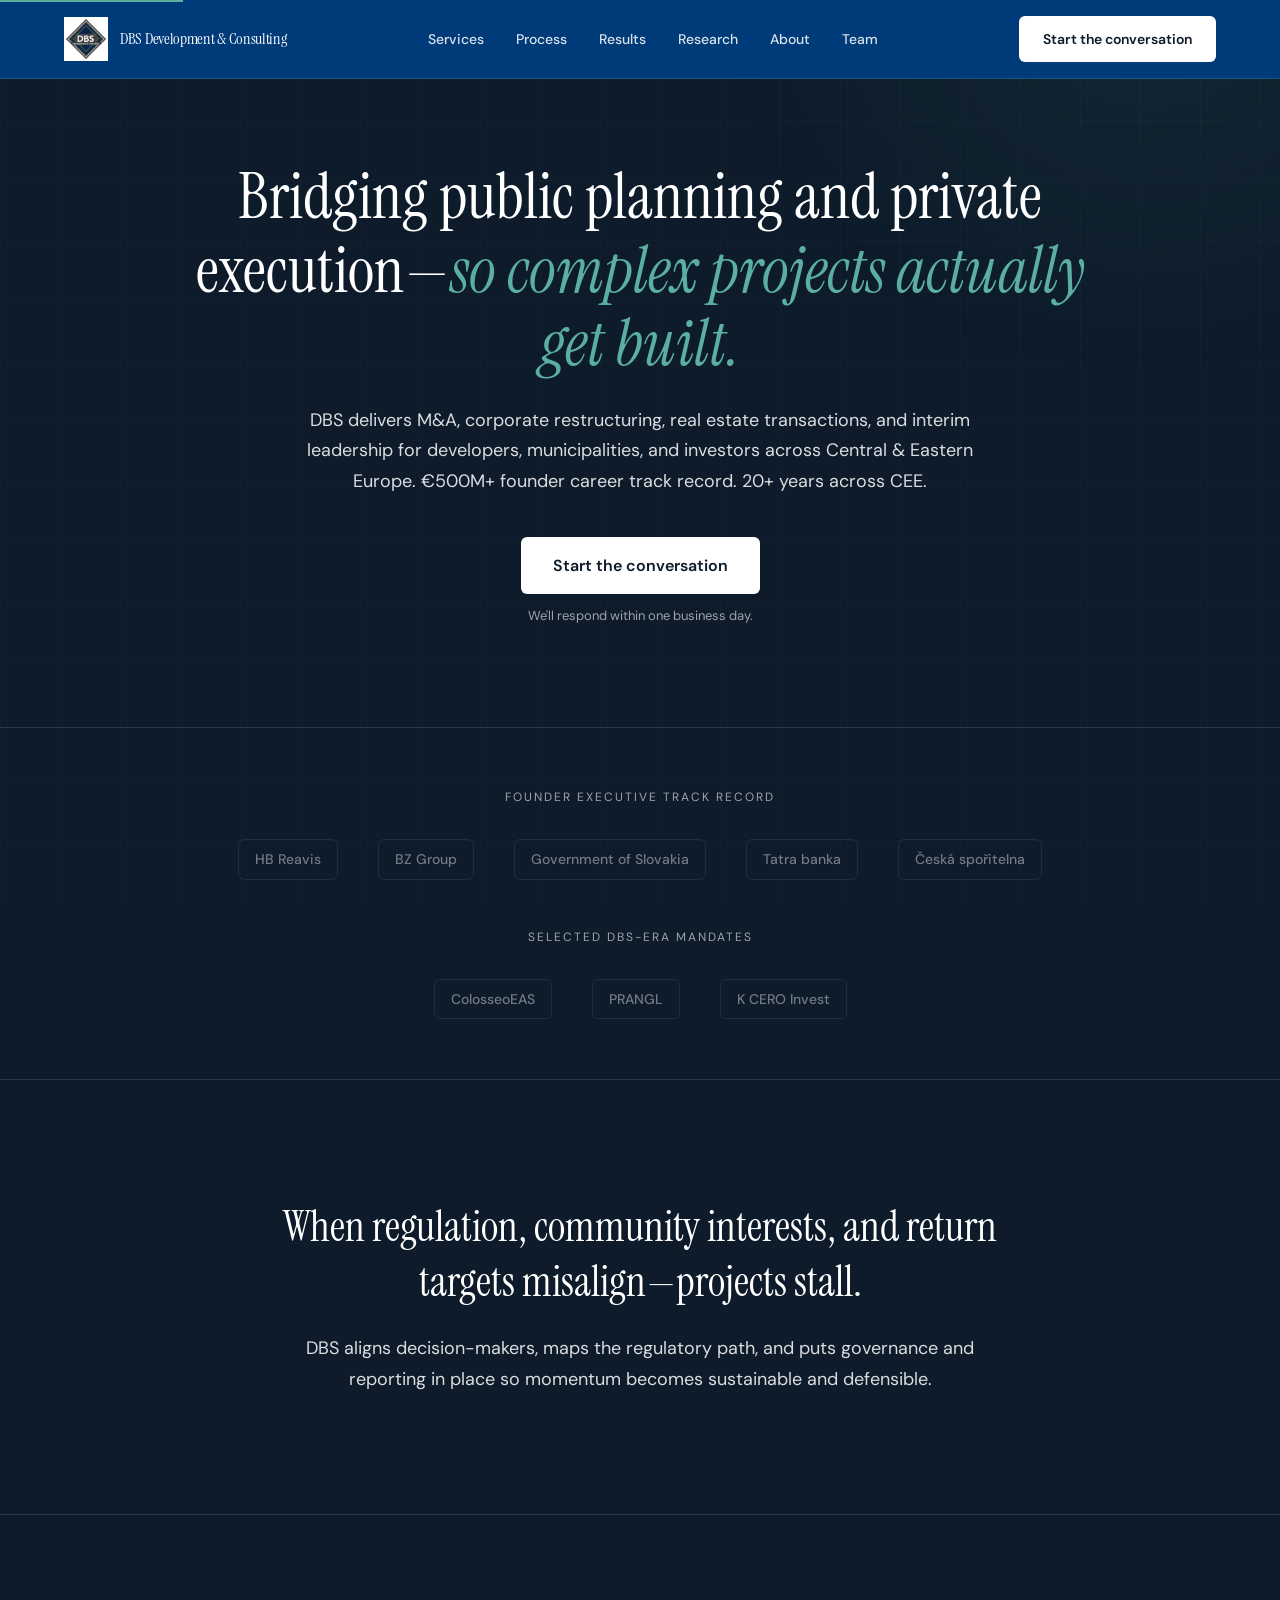
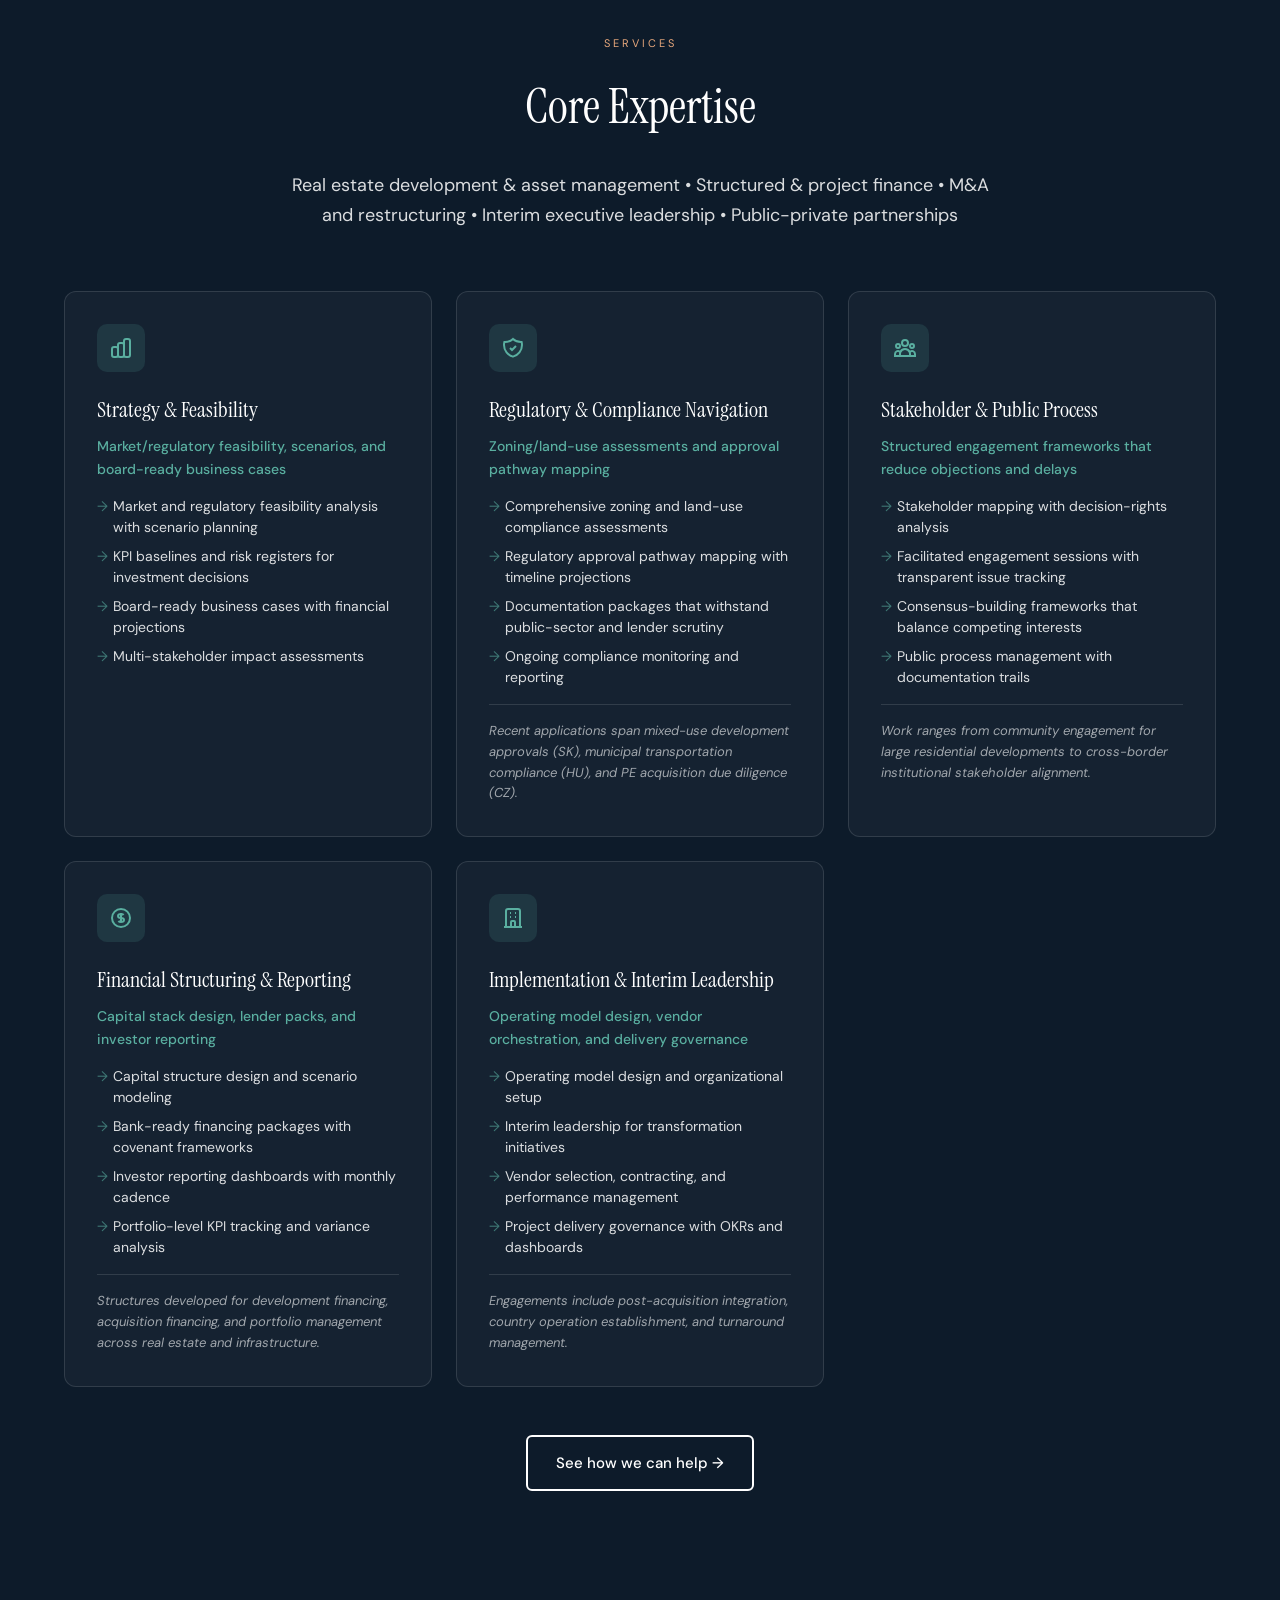
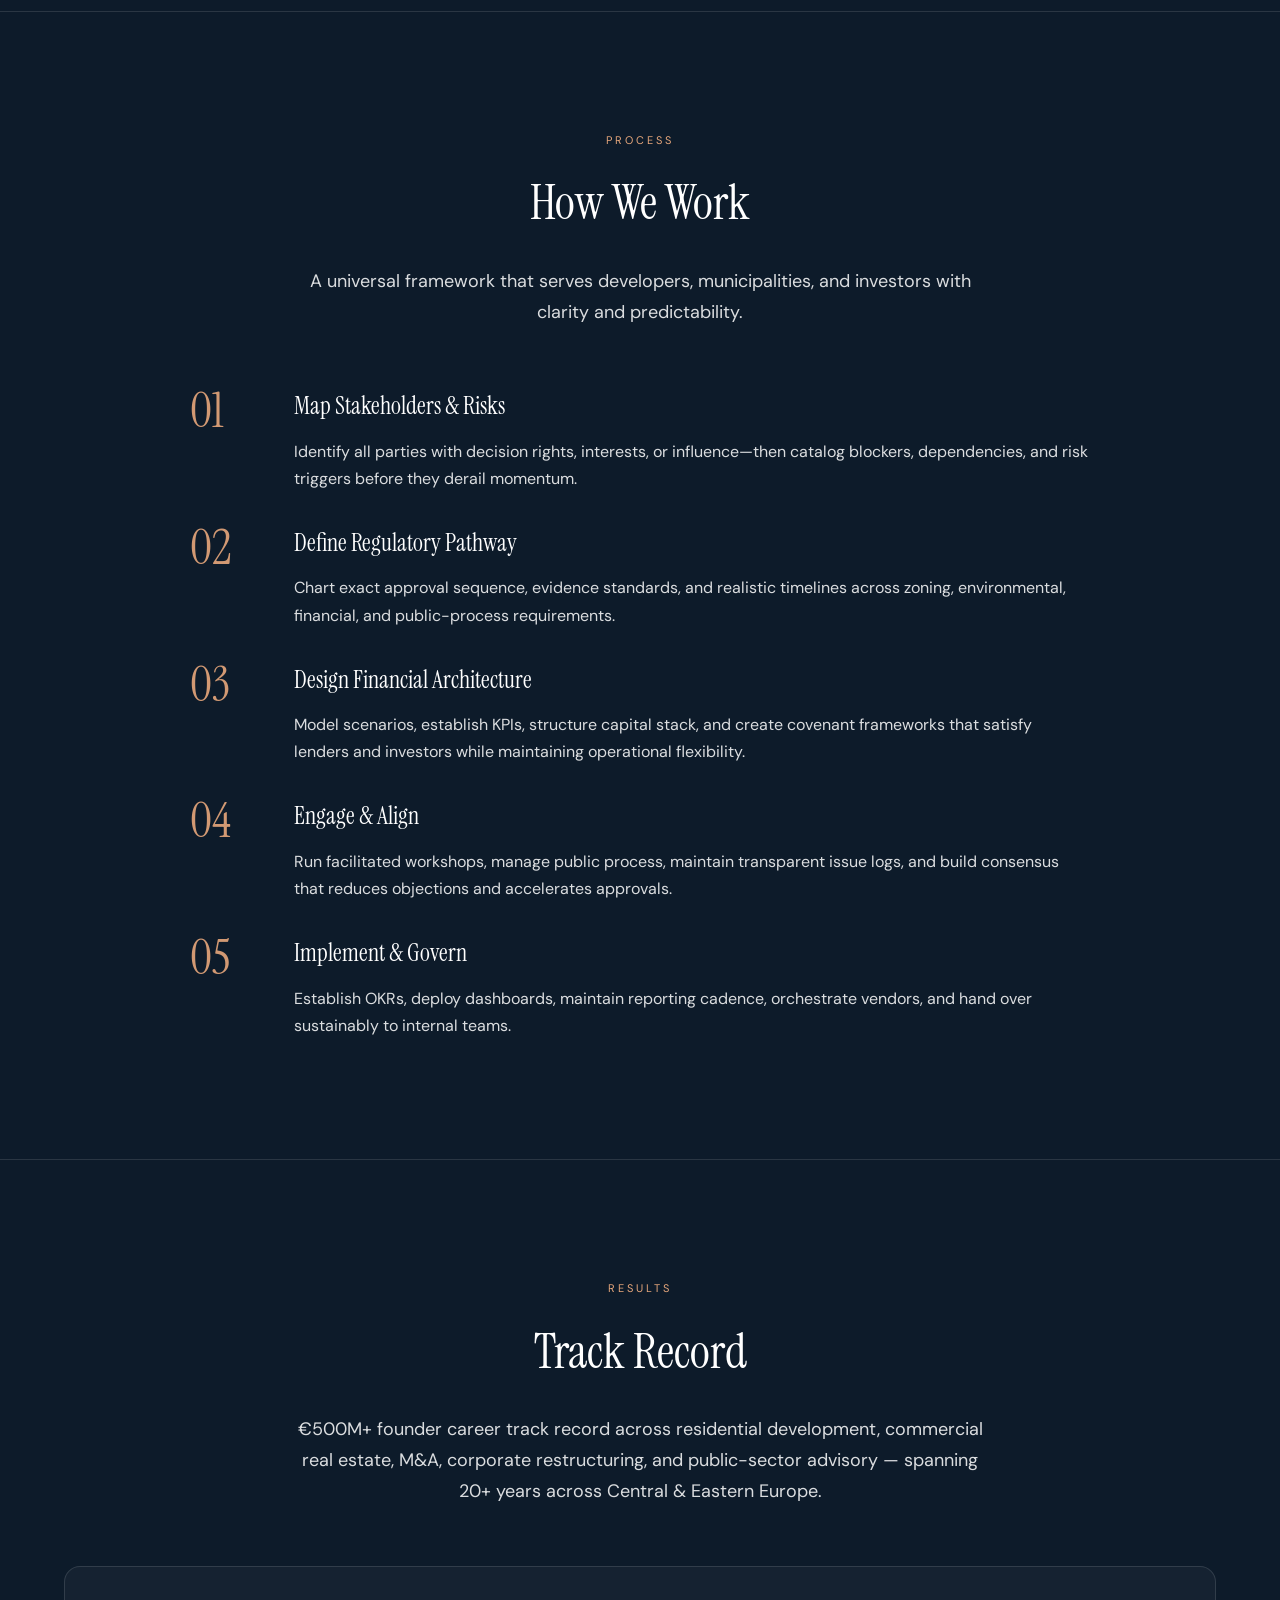
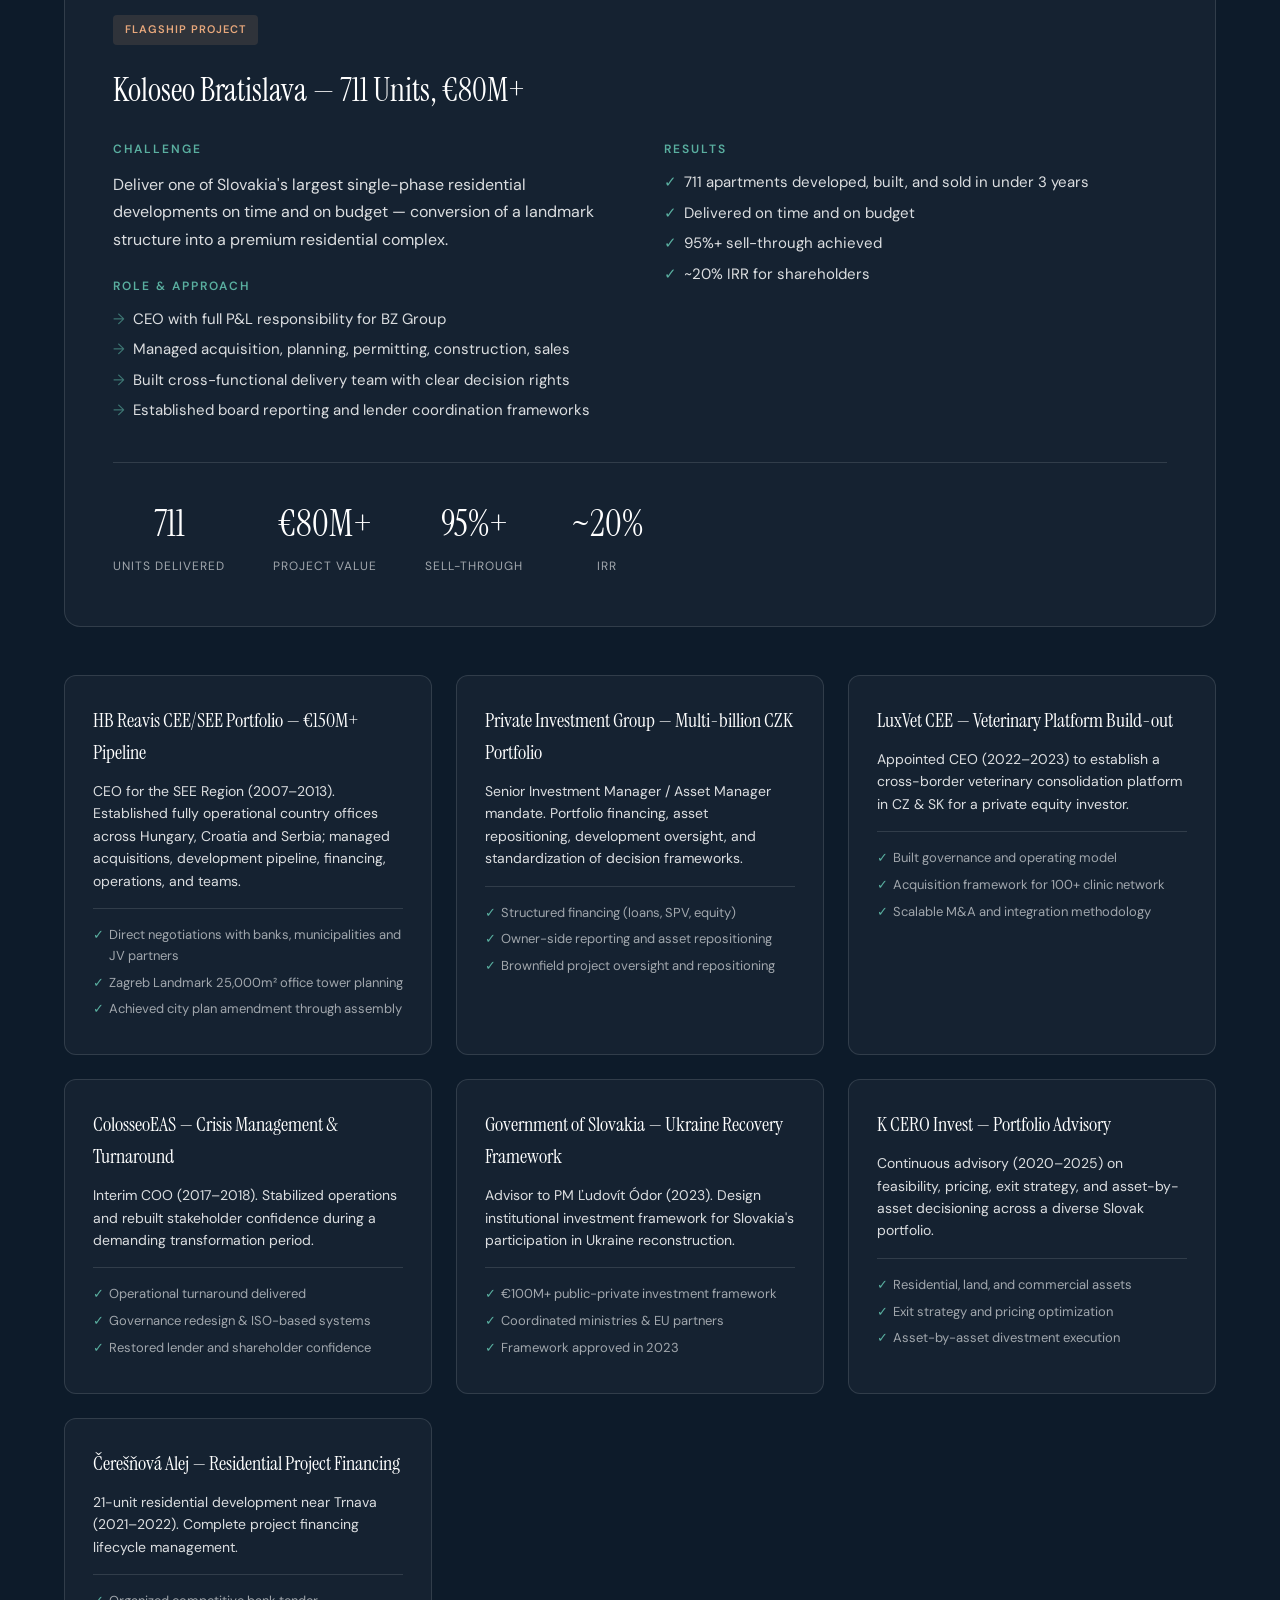
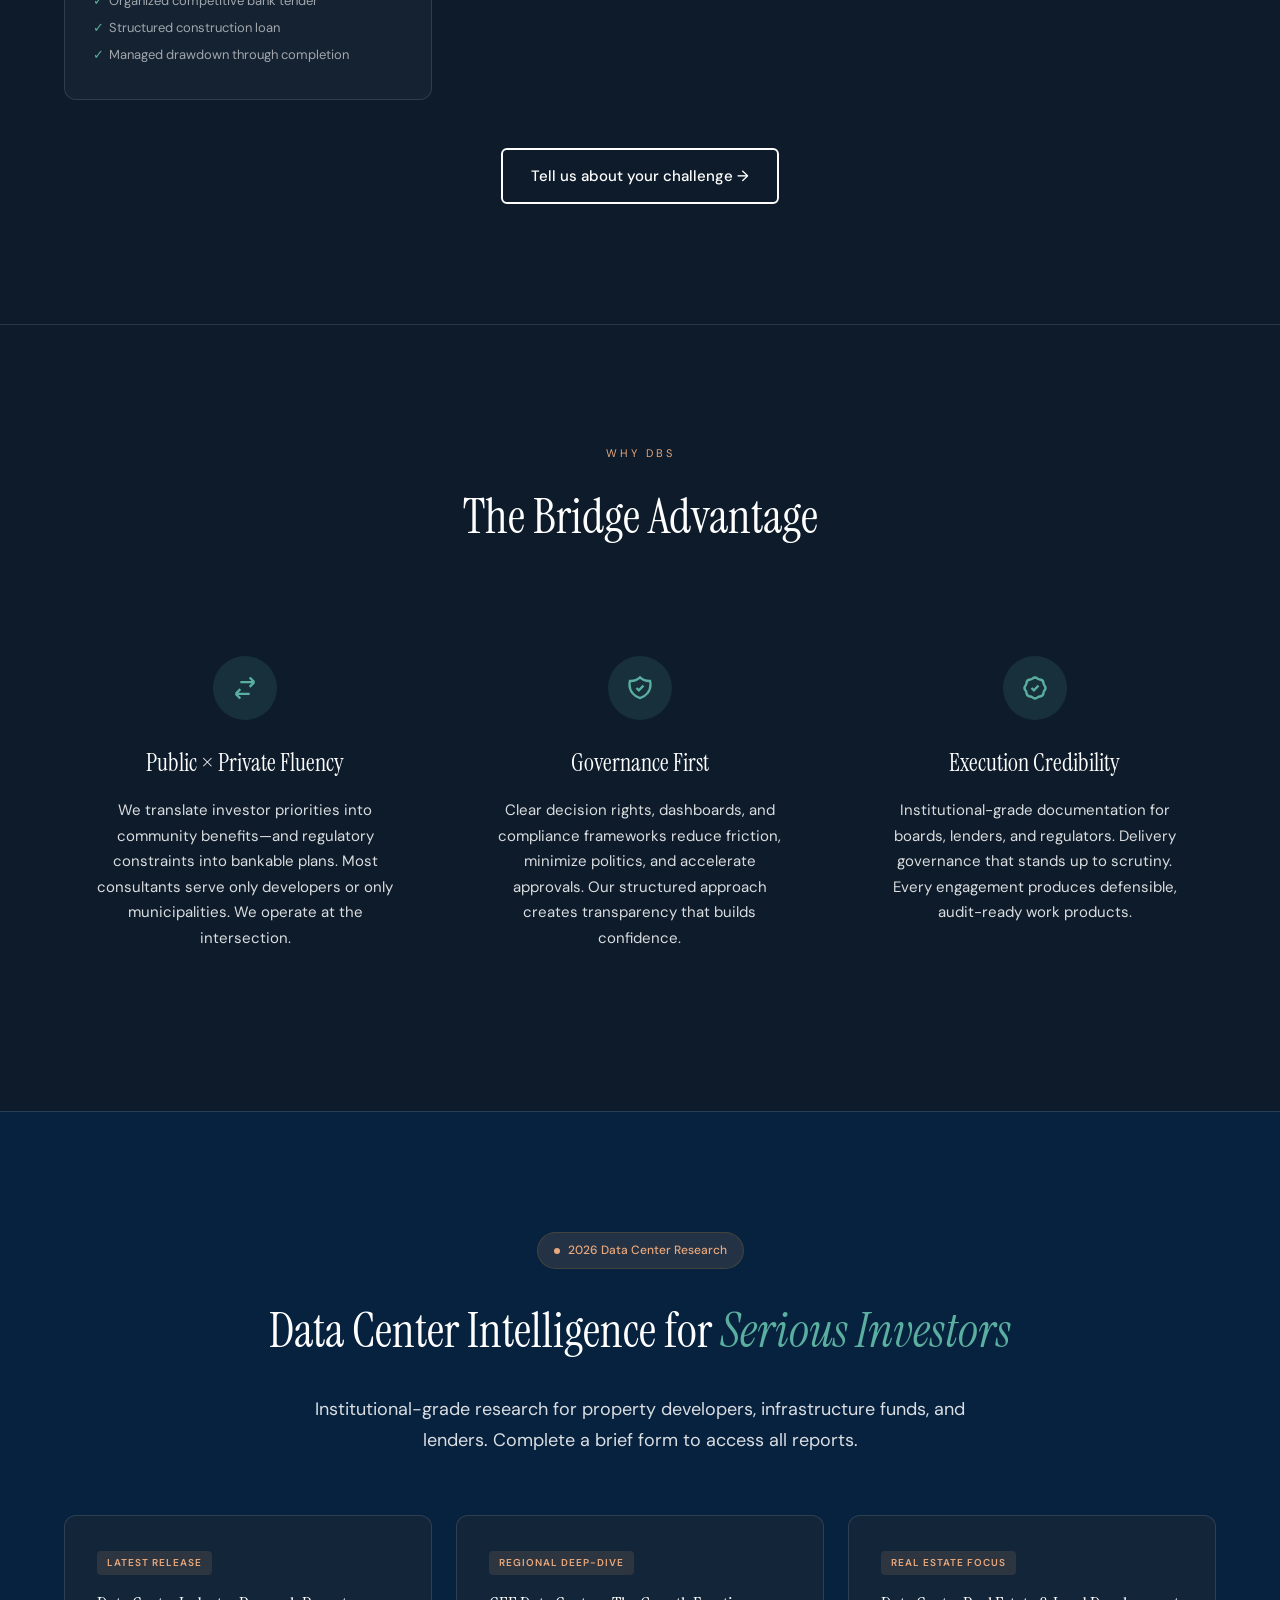
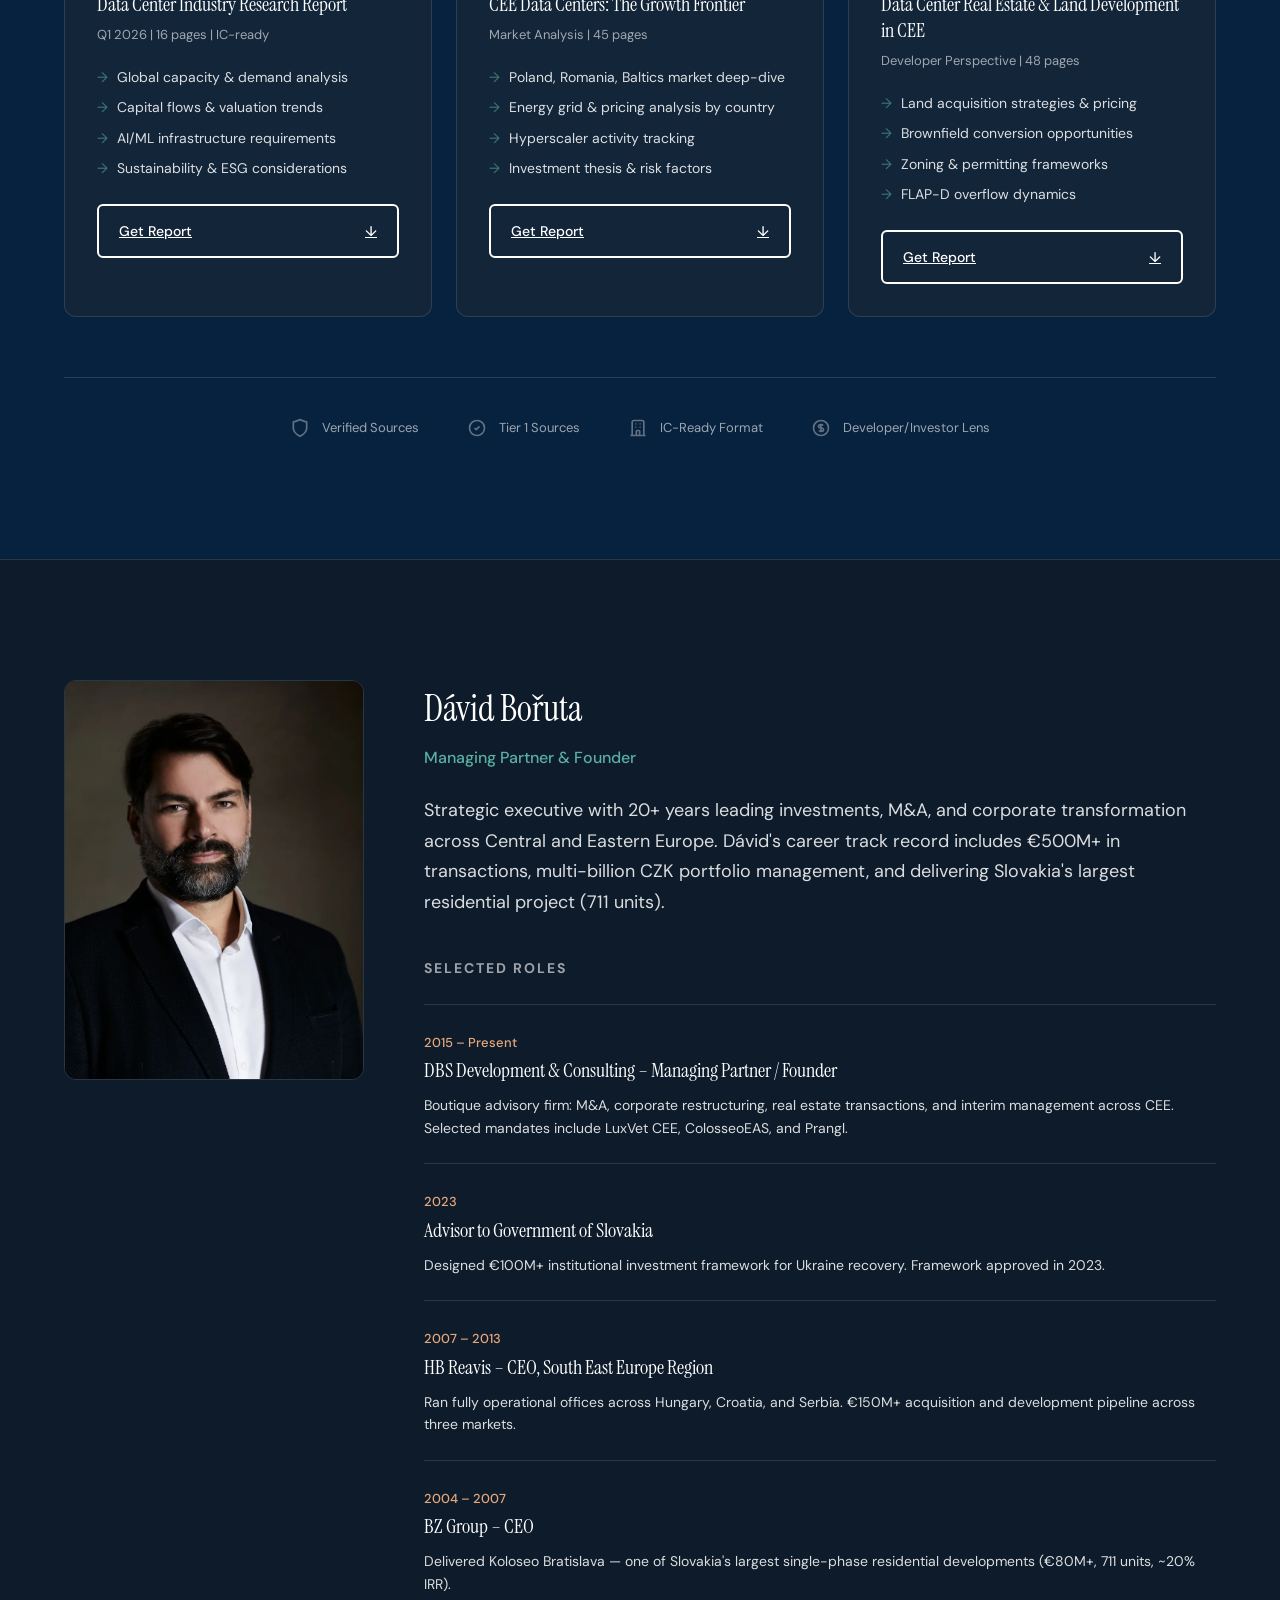
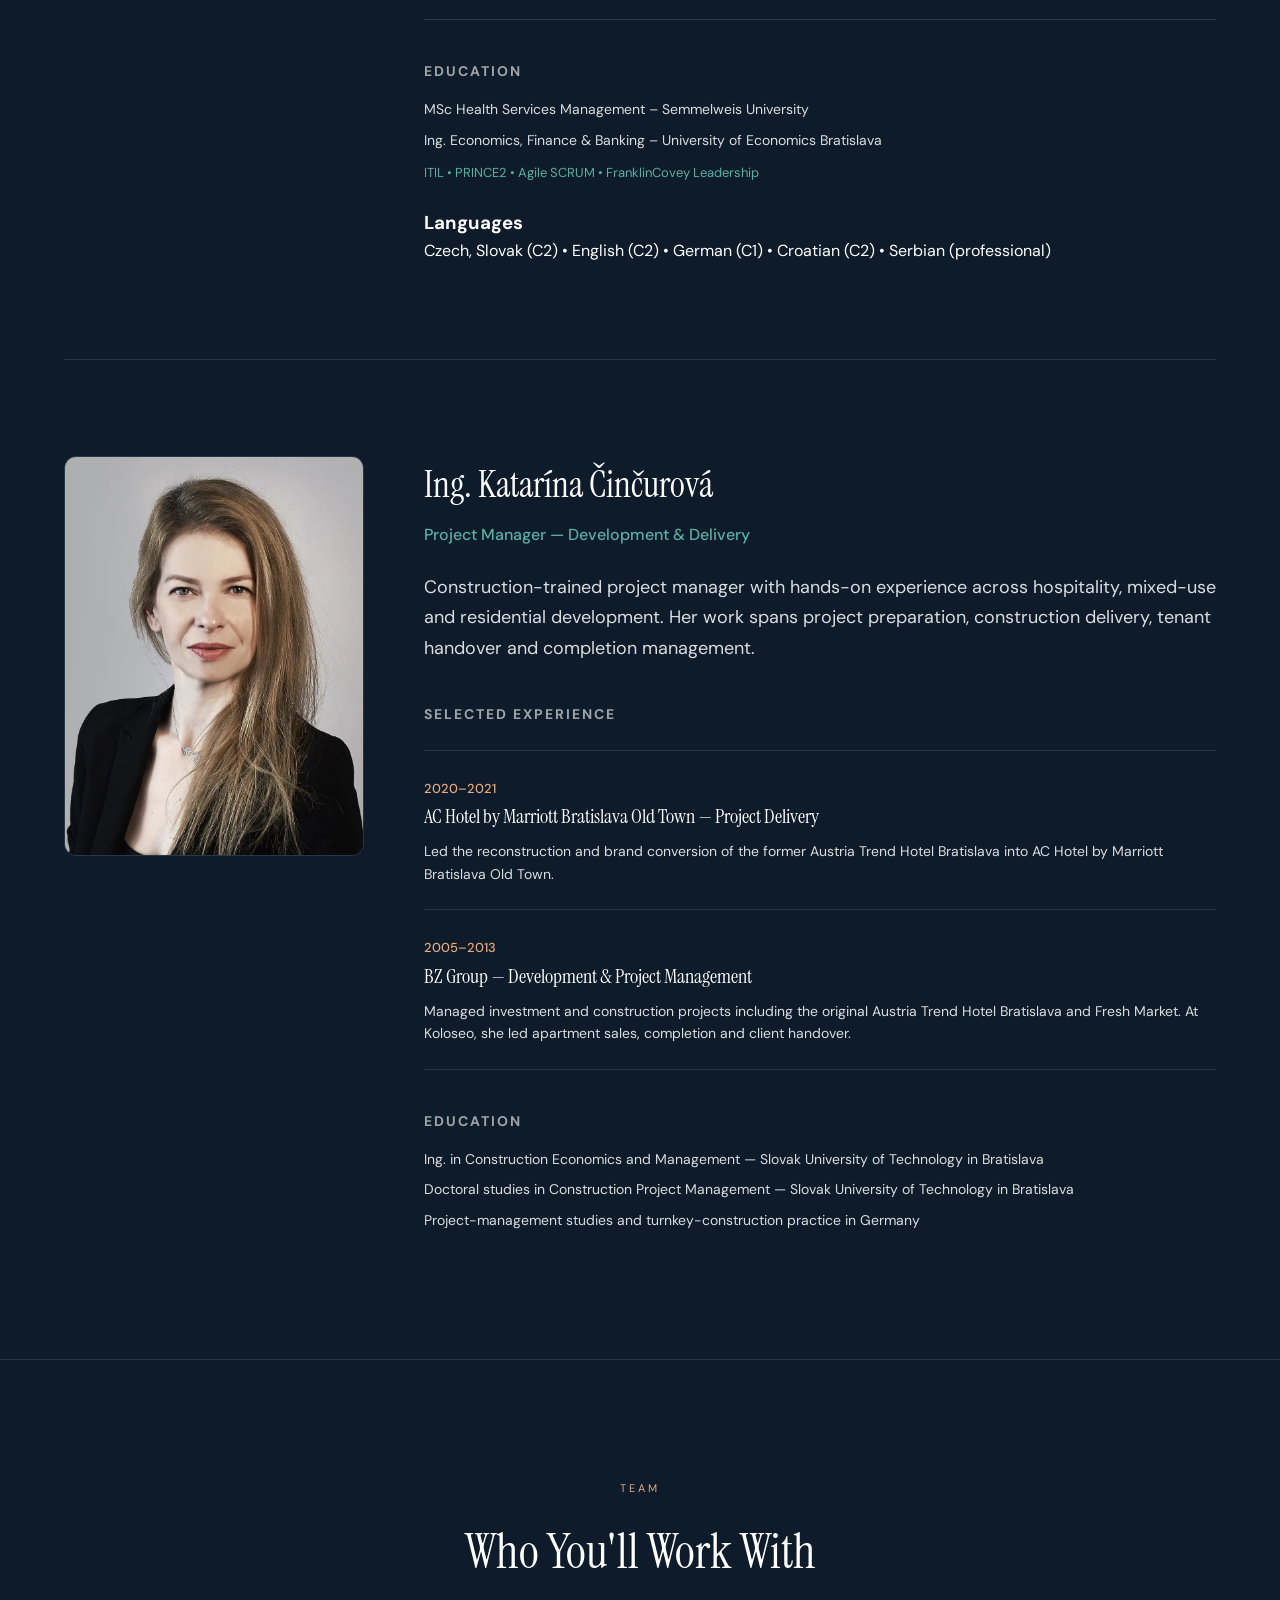
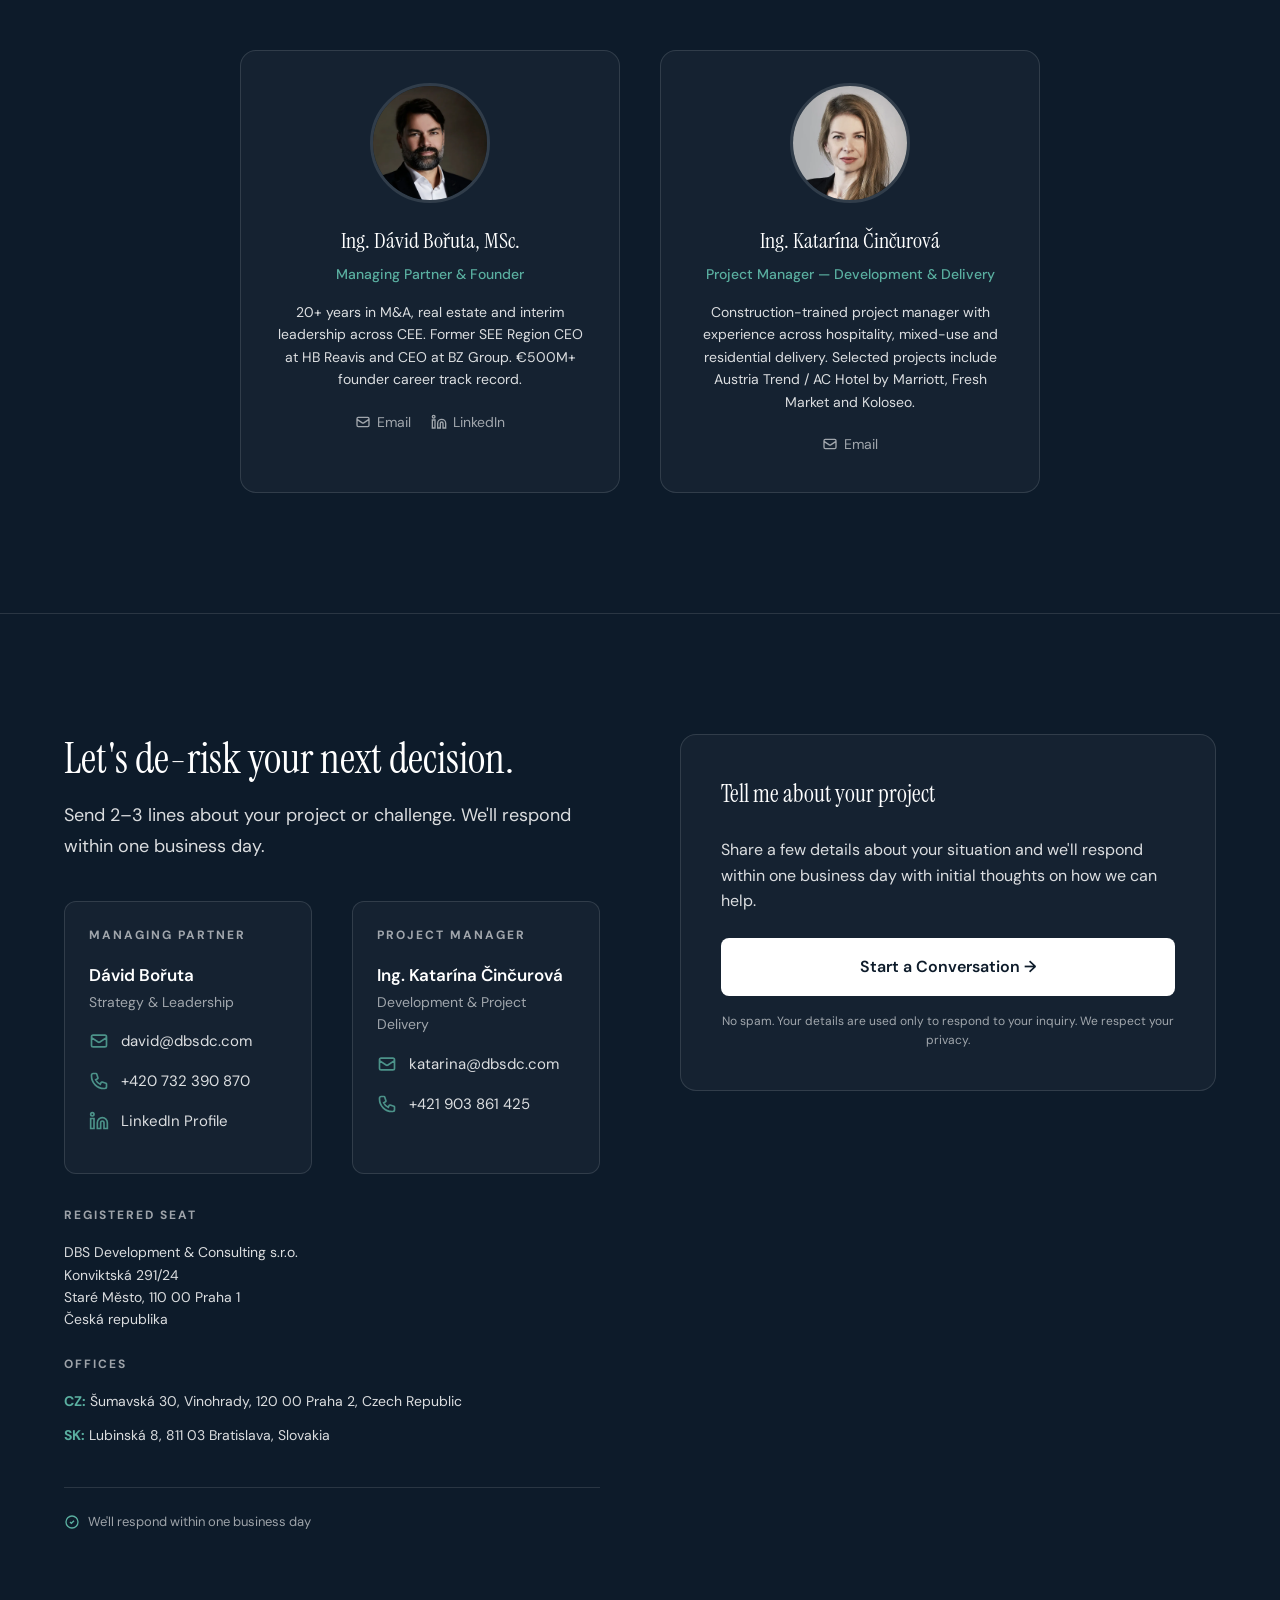
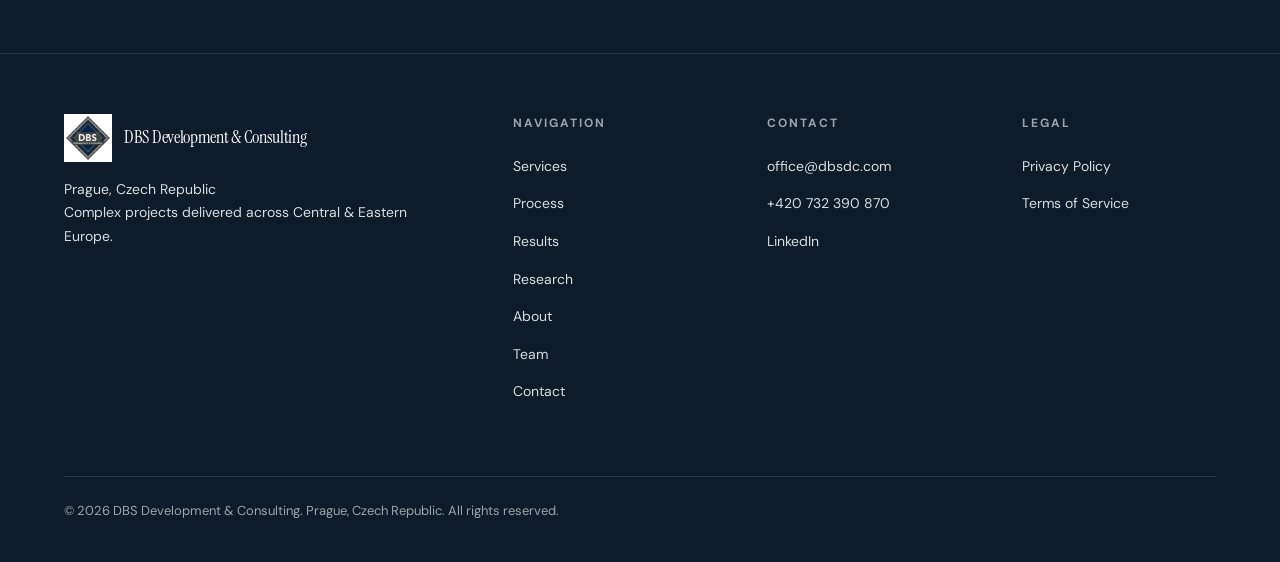
<file: index.html>
<!DOCTYPE html>
<html lang="en">
<head>
    <meta charset="UTF-8">
    <meta name="viewport" content="width=device-width, initial-scale=1.0">
    <title>DBS Development & Consulting – Complex Projects Delivered</title>
    <meta name="description" content="DBS Development & Consulting – M&A, corporate restructuring, real estate transactions, and interim leadership across Central & Eastern Europe. €500M+ founder career track record. Founded by Dávid Bořuta.">
    <link rel="canonical" href="https://dbsdc.com/">

    <!-- Open Graph -->
    <meta property="og:title" content="DBS Development & Consulting – Complex Projects Delivered">
    <meta property="og:description" content="M&A, corporate restructuring, real estate transactions, and interim executive leadership for developers, municipalities, and investors across CEE. €500M+ founder career track record.">
    <meta property="og:type" content="website">
    <meta property="og:url" content="https://dbsdc.com/">
    <meta property="og:image" content="https://dbsdc.com/og-image.png">
    <meta property="og:image:width" content="1200">
    <meta property="og:image:height" content="630">
    <meta property="og:image:alt" content="DBS Development & Consulting – Bridging public planning and private execution.">
    <meta property="og:site_name" content="DBS Development & Consulting">
    <meta name="twitter:card" content="summary_large_image">
    <meta name="twitter:title" content="DBS Development & Consulting – Complex Projects Delivered">
    <meta name="twitter:description" content="M&A, corporate restructuring, real estate transactions, and interim executive leadership across CEE. €500M+ founder career track record.">
    <meta name="twitter:image" content="https://dbsdc.com/og-image.png">

    <!-- Fonts -->
    <link rel="preconnect" href="https://fonts.googleapis.com">
    <link rel="preconnect" href="https://fonts.gstatic.com" crossorigin>
    <link href="https://fonts.googleapis.com/css2?family=Instrument+Serif:ital@0;1&family=DM+Sans:opsz,wght@9..40,300;9..40,400;9..40,500;9..40,600;9..40,700&display=swap" rel="stylesheet">
    
    <!-- Structured Data -->
    <script type="application/ld+json">
    {
        "@context": "https://schema.org",
        "@type": "ProfessionalService",
        "name": "DBS Development & Consulting",
        "alternateName": "DBS Development & Consulting s.r.o.",
        "url": "https://dbsdc.com",
        "logo": "https://dbsdc.com/vector-logo-DBS-review1.png",
        "image": "https://dbsdc.com/og-image.png",
        "description": "M&A, corporate restructuring, real estate transactions, and interim executive leadership across Central & Eastern Europe.",
        "foundingDate": "2015",
        "founder": {
            "@type": "Person",
            "name": "Dávid Bořuta",
            "jobTitle": "Managing Partner & Founder",
            "url": "https://www.linkedin.com/in/davidsboruta",
            "knowsLanguage": ["cs", "sk", "en", "de", "hr"]
        },
        "employee": {
            "@type": "Person",
            "name": "Katarína Činčurová",
            "honorificPrefix": "Ing.",
            "jobTitle": "Project Manager — Development & Delivery",
            "image": "https://dbsdc.com/katarina-cincurova-profile-900x1200.webp"
        },
        "numberOfEmployees": {
            "@type": "QuantitativeValue",
            "minValue": 2,
            "maxValue": 10
        },
        "address": [
            {
                "@type": "PostalAddress",
                "streetAddress": "Konviktská 291/24",
                "addressLocality": "Praha 1",
                "addressRegion": "Staré Město",
                "postalCode": "110 00",
                "addressCountry": "CZ"
            },
            {
                "@type": "PostalAddress",
                "streetAddress": "Šumavská 30",
                "addressLocality": "Praha 2",
                "addressRegion": "Vinohrady",
                "postalCode": "120 00",
                "addressCountry": "CZ"
            },
            {
                "@type": "PostalAddress",
                "streetAddress": "Lubinská 8",
                "addressLocality": "Bratislava",
                "postalCode": "811 03",
                "addressCountry": "SK"
            }
        ],
        "telephone": "+420732390870",
        "email": "office@dbsdc.com",
        "areaServed": {
            "@type": "GeoCircle",
            "name": "Central and Eastern Europe",
            "geoMidpoint": {
                "@type": "GeoCoordinates",
                "latitude": 49.0,
                "longitude": 17.0
            }
        },
        "knowsAbout": [
            "Mergers and Acquisitions",
            "Corporate Restructuring",
            "Real Estate Development",
            "Interim Executive Leadership",
            "Public-Private Partnerships",
            "Stakeholder Alignment",
            "Project Finance",
            "Data Center Real Estate"
        ],
        "hasOfferCatalog": {
            "@type": "OfferCatalog",
            "name": "Advisory Services",
            "itemListElement": [
                {
                    "@type": "Offer",
                    "itemOffered": {
                        "@type": "Service",
                        "name": "Strategy & Feasibility",
                        "description": "Market and regulatory feasibility analysis, scenario planning, and board-ready business cases."
                    }
                },
                {
                    "@type": "Offer",
                    "itemOffered": {
                        "@type": "Service",
                        "name": "Regulatory & Compliance Navigation",
                        "description": "Zoning and land-use assessments, approval pathway mapping, and compliance documentation."
                    }
                },
                {
                    "@type": "Offer",
                    "itemOffered": {
                        "@type": "Service",
                        "name": "Stakeholder & Public Process",
                        "description": "Stakeholder mapping, facilitated engagement sessions, and consensus-building frameworks."
                    }
                },
                {
                    "@type": "Offer",
                    "itemOffered": {
                        "@type": "Service",
                        "name": "Financial Structuring & Reporting",
                        "description": "Capital structure design, bank-ready financing packages, and investor reporting dashboards."
                    }
                },
                {
                    "@type": "Offer",
                    "itemOffered": {
                        "@type": "Service",
                        "name": "Implementation & Interim Leadership",
                        "description": "Operating model design, interim leadership, vendor management, and delivery governance."
                    }
                }
            ]
        },
        "sameAs": [
            "https://www.linkedin.com/company/dbs-development",
            "https://www.linkedin.com/in/davidsboruta"
        ]
    }
    </script>

    <!-- Favicon -->
    <link rel="icon" type="image/x-icon" href="favicon.ico">
    <link rel="icon" type="image/png" sizes="32x32" href="favicon-32.png">
    <link rel="icon" type="image/png" sizes="16x16" href="favicon-16.png">
    <link rel="apple-touch-icon" sizes="180x180" href="apple-touch-icon.png">
    
    <link rel="stylesheet" href="styles.css">
</head>
<body>
    <!-- Skip link for accessibility -->
    <a href="#main-content" class="skip-link">Skip to main content</a>
    
    <div class="bg-grid"></div>
    <div class="bg-gradient"></div>

    <!-- ==================== HEADER ==================== -->
    <header id="header">
        <div class="container">
            <div class="header-inner">
                <a href="/" class="logo" aria-label="DBS Development & Consulting - Home">
                    <img src="vector-logo-DBS-review1.png" alt="DBS Development & Consulting" class="logo-img">
                    <span class="logo-text">DBS Development & Consulting</span>
                </a>
                
                <nav aria-label="Main navigation">
                    <a href="#services">Services</a>
                    <a href="#process">Process</a>
                    <a href="#results">Results</a>
                    <a href="#research">Research</a>
                    <a href="#about">About</a>
                    <a href="#team">Team</a>
                </nav>
                
                <a href="#contact" class="header-cta">
                    Start the conversation
                </a>

                <button class="mobile-menu-btn" aria-label="Open menu">
                    <svg width="24" height="24" viewBox="0 0 24 24" fill="none" stroke="currentColor" stroke-width="2">
                        <path d="M3 12h18M3 6h18M3 18h18"/>
                    </svg>
                </button>
            </div>
        </div>
    </header>

    <!-- Mobile Menu Overlay -->
    <div class="mobile-menu-overlay" id="mobileMenu" aria-hidden="true">
        <div class="mobile-menu-header">
            <img src="vector-logo-DBS-review1.png" alt="DBS" style="height: 36px; width: auto;">
            <button class="mobile-menu-close" aria-label="Close menu">
                <svg width="24" height="24" viewBox="0 0 24 24" fill="none" stroke="currentColor" stroke-width="2">
                    <path d="M18 6L6 18M6 6l12 12"/>
                </svg>
            </button>
        </div>
        <nav class="mobile-menu-nav" aria-label="Mobile navigation">
            <a href="#services">Services</a>
            <a href="#process">Process</a>
            <a href="#results">Results</a>
            <a href="#research">Research</a>
            <a href="#about">About</a>
            <a href="#team">Team</a>
            <a href="#contact" class="mobile-menu-cta">Start the conversation</a>
        </nav>
    </div>

    <main id="main-content">
        <!-- ==================== HERO SECTION ==================== -->
        <section class="hero">
            <div class="container">
                <h1>Bridging public planning and private execution—<em>so complex projects actually get built.</em></h1>
                <p class="hero-subtitle">DBS delivers M&A, corporate restructuring, real estate transactions, and interim leadership for developers, municipalities, and investors across Central & Eastern Europe. €500M+ founder career track record. 20+ years across CEE.</p>
                <div class="hero-cta-wrapper">
                    <a href="#contact" class="hero-cta">Start the conversation</a>
                    <span class="hero-cta-note">We'll respond within one business day.</span>
                </div>
            </div>
        </section>

        <!-- ==================== TRUST BAR ==================== -->
        <section class="trust-bar" aria-label="Client engagements">
            <div class="container">
                <div class="trust-group" role="group" aria-label="Founder executive track record">
                    <p class="trust-label">Founder executive track record</p>
                    <div class="trust-logos">
                        <span class="trust-logo">HB Reavis</span>
                        <span class="trust-logo">BZ Group</span>
                        <span class="trust-logo">Government of Slovakia</span>
                        <span class="trust-logo">Tatra banka</span>
                        <span class="trust-logo">Česká spořitelna</span>
                    </div>
                </div>
                <div class="trust-group" role="group" aria-label="Selected DBS-era mandates">
                    <p class="trust-label">Selected DBS-era mandates</p>
                    <div class="trust-logos">
                        <span class="trust-logo">ColosseoEAS</span>
                        <span class="trust-logo">PRANGL</span>
                        <span class="trust-logo">K CERO Invest</span>
                    </div>
                </div>
            </div>
        </section>

        <!-- ==================== PROBLEM STATEMENT ==================== -->
        <section class="problem">
            <div class="container">
                <h2>When regulation, community interests, and return targets misalign—projects stall.</h2>
                <p>DBS aligns decision-makers, maps the regulatory path, and puts governance and reporting in place so momentum becomes sustainable and defensible.</p>
            </div>
        </section>

        <!-- ==================== SERVICES SECTION ==================== -->
        <section class="services" id="services">
            <div class="container">
                <div class="section-header">
                    <p class="section-label">Services</p>
                    <h2 class="section-title">Core Expertise</h2>
                    <p class="section-intro">Real estate development & asset management • Structured & project finance • M&A and restructuring • Interim executive leadership • Public-private partnerships</p>
                </div>

                <div class="services-grid">
                    <!-- Service 1 -->
                    <article class="service-card">
                        <div class="service-icon">
                            <svg viewBox="0 0 24 24" fill="none" stroke="currentColor" stroke-width="2">
                                <path d="M9 19v-6a2 2 0 00-2-2H5a2 2 0 00-2 2v6a2 2 0 002 2h2a2 2 0 002-2zm0 0V9a2 2 0 012-2h2a2 2 0 012 2v10m-6 0a2 2 0 002 2h2a2 2 0 002-2m0 0V5a2 2 0 012-2h2a2 2 0 012 2v14a2 2 0 01-2 2h-2a2 2 0 01-2-2z"/>
                            </svg>
                        </div>
                        <h3>Strategy & Feasibility</h3>
                        <p class="service-outcome">Market/regulatory feasibility, scenarios, and board-ready business cases</p>
                        <ul>
                            <li>Market and regulatory feasibility analysis with scenario planning</li>
                            <li>KPI baselines and risk registers for investment decisions</li>
                            <li>Board-ready business cases with financial projections</li>
                            <li>Multi-stakeholder impact assessments</li>
                        </ul>
                    </article>

                    <!-- Service 2 -->
                    <article class="service-card">
                        <div class="service-icon">
                            <svg viewBox="0 0 24 24" fill="none" stroke="currentColor" stroke-width="2">
                                <path d="M9 12l2 2 4-4m5.618-4.016A11.955 11.955 0 0112 2.944a11.955 11.955 0 01-8.618 3.04A12.02 12.02 0 003 9c0 5.591 3.824 10.29 9 11.622 5.176-1.332 9-6.03 9-11.622 0-1.042-.133-2.052-.382-3.016z"/>
                            </svg>
                        </div>
                        <h3>Regulatory & Compliance Navigation</h3>
                        <p class="service-outcome">Zoning/land-use assessments and approval pathway mapping</p>
                        <ul>
                            <li>Comprehensive zoning and land-use compliance assessments</li>
                            <li>Regulatory approval pathway mapping with timeline projections</li>
                            <li>Documentation packages that withstand public-sector and lender scrutiny</li>
                            <li>Ongoing compliance monitoring and reporting</li>
                        </ul>
                        <p class="service-example">Recent applications span mixed-use development approvals (SK), municipal transportation compliance (HU), and PE acquisition due diligence (CZ).</p>
                    </article>

                    <!-- Service 3 -->
                    <article class="service-card">
                        <div class="service-icon">
                            <svg viewBox="0 0 24 24" fill="none" stroke="currentColor" stroke-width="2">
                                <path d="M17 20h5v-2a3 3 0 00-5.356-1.857M17 20H7m10 0v-2c0-.656-.126-1.283-.356-1.857M7 20H2v-2a3 3 0 015.356-1.857M7 20v-2c0-.656.126-1.283.356-1.857m0 0a5.002 5.002 0 019.288 0M15 7a3 3 0 11-6 0 3 3 0 016 0zm6 3a2 2 0 11-4 0 2 2 0 014 0zM7 10a2 2 0 11-4 0 2 2 0 014 0z"/>
                            </svg>
                        </div>
                        <h3>Stakeholder & Public Process</h3>
                        <p class="service-outcome">Structured engagement frameworks that reduce objections and delays</p>
                        <ul>
                            <li>Stakeholder mapping with decision-rights analysis</li>
                            <li>Facilitated engagement sessions with transparent issue tracking</li>
                            <li>Consensus-building frameworks that balance competing interests</li>
                            <li>Public process management with documentation trails</li>
                        </ul>
                        <p class="service-example">Work ranges from community engagement for large residential developments to cross-border institutional stakeholder alignment.</p>
                    </article>

                    <!-- Service 4 -->
                    <article class="service-card">
                        <div class="service-icon">
                            <svg viewBox="0 0 24 24" fill="none" stroke="currentColor" stroke-width="2">
                                <path d="M12 8c-1.657 0-3 .895-3 2s1.343 2 3 2 3 .895 3 2-1.343 2-3 2m0-8c1.11 0 2.08.402 2.599 1M12 8V7m0 1v8m0 0v1m0-1c-1.11 0-2.08-.402-2.599-1M21 12a9 9 0 11-18 0 9 9 0 0118 0z"/>
                            </svg>
                        </div>
                        <h3>Financial Structuring & Reporting</h3>
                        <p class="service-outcome">Capital stack design, lender packs, and investor reporting</p>
                        <ul>
                            <li>Capital structure design and scenario modeling</li>
                            <li>Bank-ready financing packages with covenant frameworks</li>
                            <li>Investor reporting dashboards with monthly cadence</li>
                            <li>Portfolio-level KPI tracking and variance analysis</li>
                        </ul>
                        <p class="service-example">Structures developed for development financing, acquisition financing, and portfolio management across real estate and infrastructure.</p>
                    </article>

                    <!-- Service 5 -->
                    <article class="service-card">
                        <div class="service-icon">
                            <svg viewBox="0 0 24 24" fill="none" stroke="currentColor" stroke-width="2">
                                <path d="M19 21V5a2 2 0 00-2-2H7a2 2 0 00-2 2v16m14 0h2m-2 0h-5m-9 0H3m2 0h5M9 7h1m-1 4h1m4-4h1m-1 4h1m-5 10v-5a1 1 0 011-1h2a1 1 0 011 1v5m-4 0h4"/>
                            </svg>
                        </div>
                        <h3>Implementation & Interim Leadership</h3>
                        <p class="service-outcome">Operating model design, vendor orchestration, and delivery governance</p>
                        <ul>
                            <li>Operating model design and organizational setup</li>
                            <li>Interim leadership for transformation initiatives</li>
                            <li>Vendor selection, contracting, and performance management</li>
                            <li>Project delivery governance with OKRs and dashboards</li>
                        </ul>
                        <p class="service-example">Engagements include post-acquisition integration, country operation establishment, and turnaround management.</p>
                    </article>
                </div>

                <div class="services-cta">
                    <a href="#contact" class="inline-cta">See how we can help →</a>
                </div>
            </div>
        </section>

        <!-- ==================== PROCESS SECTION ==================== -->
        <section class="process" id="process">
            <div class="container">
                <div class="section-header">
                    <p class="section-label">Process</p>
                    <h2 class="section-title">How We Work</h2>
                    <p class="section-intro">A universal framework that serves developers, municipalities, and investors with clarity and predictability.</p>
                </div>

                <div class="process-timeline">
                    <div class="process-step">
                        <span class="step-number">01</span>
                        <div class="step-content">
                            <h3>Map Stakeholders & Risks</h3>
                            <p>Identify all parties with decision rights, interests, or influence—then catalog blockers, dependencies, and risk triggers before they derail momentum.</p>
                        </div>
                    </div>

                    <div class="process-step">
                        <span class="step-number">02</span>
                        <div class="step-content">
                            <h3>Define Regulatory Pathway</h3>
                            <p>Chart exact approval sequence, evidence standards, and realistic timelines across zoning, environmental, financial, and public-process requirements.</p>
                        </div>
                    </div>

                    <div class="process-step">
                        <span class="step-number">03</span>
                        <div class="step-content">
                            <h3>Design Financial Architecture</h3>
                            <p>Model scenarios, establish KPIs, structure capital stack, and create covenant frameworks that satisfy lenders and investors while maintaining operational flexibility.</p>
                        </div>
                    </div>

                    <div class="process-step">
                        <span class="step-number">04</span>
                        <div class="step-content">
                            <h3>Engage & Align</h3>
                            <p>Run facilitated workshops, manage public process, maintain transparent issue logs, and build consensus that reduces objections and accelerates approvals.</p>
                        </div>
                    </div>

                    <div class="process-step">
                        <span class="step-number">05</span>
                        <div class="step-content">
                            <h3>Implement & Govern</h3>
                            <p>Establish OKRs, deploy dashboards, maintain reporting cadence, orchestrate vendors, and hand over sustainably to internal teams.</p>
                        </div>
                    </div>
                </div>
            </div>
        </section>

        <!-- ==================== RESULTS SECTION ==================== -->
        <section class="results" id="results">
            <div class="container">
                <div class="section-header">
                    <p class="section-label">Results</p>
                    <h2 class="section-title">Track Record</h2>
                    <p class="section-intro">€500M+ founder career track record across residential development, commercial real estate, M&A, corporate restructuring, and public-sector advisory — spanning 20+ years across Central & Eastern Europe.</p>
                </div>

                <!-- Hero Case Study: Koloseo -->
                <article class="hero-case">
                    <span class="hero-case-badge">Flagship Project</span>
                    <h3>Koloseo Bratislava — 711 Units, €80M+</h3>
                    
                    <div class="hero-case-grid">
                        <div class="case-left">
                            <div class="case-challenge">
                                <h4>Challenge</h4>
                                <p>Deliver one of Slovakia's largest single-phase residential developments on time and on budget — conversion of a landmark structure into a premium residential complex.</p>
                            </div>
                            
                            <div class="case-approach" style="margin-top: 24px;">
                                <h4>Role & Approach</h4>
                                <ul>
                                    <li>CEO with full P&L responsibility for BZ Group</li>
                                    <li>Managed acquisition, planning, permitting, construction, sales</li>
                                    <li>Built cross-functional delivery team with clear decision rights</li>
                                    <li>Established board reporting and lender coordination frameworks</li>
                                </ul>
                            </div>
                        </div>
                        
                        <div class="case-right">
                            <div class="case-results">
                                <h4>Results</h4>
                                <ul>
                                    <li>711 apartments developed, built, and sold in under 3 years</li>
                                    <li>Delivered on time and on budget</li>
                                    <li>95%+ sell-through achieved</li>
                                    <li>~20% IRR for shareholders</li>
                                </ul>
                            </div>
                        </div>
                    </div>

                    <div class="hero-case-stats">
                        <div class="stat">
                            <span class="stat-value">711</span>
                            <span class="stat-label">Units Delivered</span>
                        </div>
                        <div class="stat">
                            <span class="stat-value">€80M+</span>
                            <span class="stat-label">Project Value</span>
                        </div>
                        <div class="stat">
                            <span class="stat-value">95%+</span>
                            <span class="stat-label">Sell-through</span>
                        </div>
                        <div class="stat">
                            <span class="stat-value">~20%</span>
                            <span class="stat-label">IRR</span>
                        </div>
                    </div>
                </article>

                <!-- Other Case Studies Grid -->
                <div class="cases-grid">
                    <!-- Case: HB Reavis -->
                    <article class="case-card">
                        <h4>HB Reavis CEE/SEE Portfolio — €150M+ Pipeline</h4>
                        <p class="challenge">CEO for the SEE Region (2007–2013). Established fully operational country offices across Hungary, Croatia and Serbia; managed acquisitions, development pipeline, financing, operations, and teams.</p>
                        <ul class="results-list">
                            <li>Direct negotiations with banks, municipalities and JV partners</li>
                            <li>Zagreb Landmark 25,000m² office tower planning</li>
                            <li>Achieved city plan amendment through assembly</li>
                        </ul>
                    </article>

                    <!-- Case: Private Investment Group -->
                    <article class="case-card">
                        <h4>Private Investment Group — Multi-billion CZK Portfolio</h4>
                        <p class="challenge">Senior Investment Manager / Asset Manager mandate. Portfolio financing, asset repositioning, development oversight, and standardization of decision frameworks.</p>
                        <ul class="results-list">
                            <li>Structured financing (loans, SPV, equity)</li>
                            <li>Owner-side reporting and asset repositioning</li>
                            <li>Brownfield project oversight and repositioning</li>
                        </ul>
                    </article>

                    <!-- Case: LuxVet CEE -->
                    <article class="case-card">
                        <h4>LuxVet CEE — Veterinary Platform Build-out</h4>
                        <p class="challenge">Appointed CEO (2022–2023) to establish a cross-border veterinary consolidation platform in CZ & SK for a private equity investor.</p>
                        <ul class="results-list">
                            <li>Built governance and operating model</li>
                            <li>Acquisition framework for 100+ clinic network</li>
                            <li>Scalable M&A and integration methodology</li>
                        </ul>
                    </article>

                    <!-- Case: ColosseoEAS -->
                    <article class="case-card">
                        <h4>ColosseoEAS — Crisis Management & Turnaround</h4>
                        <p class="challenge">Interim COO (2017–2018). Stabilized operations and rebuilt stakeholder confidence during a demanding transformation period.</p>
                        <ul class="results-list">
                            <li>Operational turnaround delivered</li>
                            <li>Governance redesign & ISO-based systems</li>
                            <li>Restored lender and shareholder confidence</li>
                        </ul>
                    </article>

                    <!-- Case: Government of Slovakia -->
                    <article class="case-card">
                        <h4>Government of Slovakia — Ukraine Recovery Framework</h4>
                        <p class="challenge">Advisor to PM Ľudovít Ódor (2023). Design institutional investment framework for Slovakia's participation in Ukraine reconstruction.</p>
                        <ul class="results-list">
                            <li>€100M+ public-private investment framework</li>
                            <li>Coordinated ministries & EU partners</li>
                            <li>Framework approved in 2023</li>
                        </ul>
                    </article>

                    <!-- Case: K CERO Invest -->
                    <article class="case-card">
                        <h4>K CERO Invest — Portfolio Advisory</h4>
                        <p class="challenge">Continuous advisory (2020–2025) on feasibility, pricing, exit strategy, and asset-by-asset decisioning across a diverse Slovak portfolio.</p>
                        <ul class="results-list">
                            <li>Residential, land, and commercial assets</li>
                            <li>Exit strategy and pricing optimization</li>
                            <li>Asset-by-asset divestment execution</li>
                        </ul>
                    </article>

                    <!-- Case: Čerešňová Alej -->
                    <article class="case-card">
                        <h4>Čerešňová Alej — Residential Project Financing</h4>
                        <p class="challenge">21-unit residential development near Trnava (2021–2022). Complete project financing lifecycle management.</p>
                        <ul class="results-list">
                            <li>Organized competitive bank tender</li>
                            <li>Structured construction loan</li>
                            <li>Managed drawdown through completion</li>
                        </ul>
                    </article>
                </div>

                <div class="results-cta">
                    <a href="#contact" class="inline-cta">Tell us about your challenge →</a>
                </div>
            </div>
        </section>

        <!-- ==================== WHY DBS SECTION ==================== -->
        <section class="why-dbs">
            <div class="container">
                <div class="section-header">
                    <p class="section-label">Why DBS</p>
                    <h2 class="section-title">The Bridge Advantage</h2>
                </div>

                <div class="differentiators">
                    <div class="differentiator">
                        <div class="differentiator-icon">
                            <svg viewBox="0 0 24 24" fill="none" stroke="currentColor" stroke-width="2">
                                <path d="M8 7h12m0 0l-4-4m4 4l-4 4m0 6H4m0 0l4 4m-4-4l4-4"/>
                            </svg>
                        </div>
                        <h3>Public × Private Fluency</h3>
                        <p>We translate investor priorities into community benefits—and regulatory constraints into bankable plans. Most consultants serve only developers or only municipalities. We operate at the intersection.</p>
                    </div>

                    <div class="differentiator">
                        <div class="differentiator-icon">
                            <svg viewBox="0 0 24 24" fill="none" stroke="currentColor" stroke-width="2">
                                <path d="M9 12l2 2 4-4m5.618-4.016A11.955 11.955 0 0112 2.944a11.955 11.955 0 01-8.618 3.04A12.02 12.02 0 003 9c0 5.591 3.824 10.29 9 11.622 5.176-1.332 9-6.03 9-11.622 0-1.042-.133-2.052-.382-3.016z"/>
                            </svg>
                        </div>
                        <h3>Governance First</h3>
                        <p>Clear decision rights, dashboards, and compliance frameworks reduce friction, minimize politics, and accelerate approvals. Our structured approach creates transparency that builds confidence.</p>
                    </div>

                    <div class="differentiator">
                        <div class="differentiator-icon">
                            <svg viewBox="0 0 24 24" fill="none" stroke="currentColor" stroke-width="2">
                                <path d="M9 12l2 2 4-4M7.835 4.697a3.42 3.42 0 001.946-.806 3.42 3.42 0 014.438 0 3.42 3.42 0 001.946.806 3.42 3.42 0 013.138 3.138 3.42 3.42 0 00.806 1.946 3.42 3.42 0 010 4.438 3.42 3.42 0 00-.806 1.946 3.42 3.42 0 01-3.138 3.138 3.42 3.42 0 00-1.946.806 3.42 3.42 0 01-4.438 0 3.42 3.42 0 00-1.946-.806 3.42 3.42 0 01-3.138-3.138 3.42 3.42 0 00-.806-1.946 3.42 3.42 0 010-4.438 3.42 3.42 0 00.806-1.946 3.42 3.42 0 013.138-3.138z"/>
                            </svg>
                        </div>
                        <h3>Execution Credibility</h3>
                        <p>Institutional-grade documentation for boards, lenders, and regulators. Delivery governance that stands up to scrutiny. Every engagement produces defensible, audit-ready work products.</p>
                    </div>
                </div>
            </div>
        </section>

        <!-- ==================== DATA CENTER RESEARCH SECTION ==================== -->
        <section class="research" id="research">
            <div class="container">
                <div class="section-header">
                    <span class="research-badge">2026 Data Center Research</span>
                    <h2 class="section-title">Data Center Intelligence for <em style="color: var(--forest-green); font-style: italic;">Serious Investors</em></h2>
                    <p class="section-intro">Institutional-grade research for property developers, infrastructure funds, and lenders. Complete a brief form to access all reports.</p>
                </div>

                <div class="reports-grid">
                    <!-- Report 1 -->
                    <div class="report-card">
                        <span class="report-badge">Latest Release</span>
                        <h3 class="report-title">Data Center Industry Research Report</h3>
                        <p class="report-meta">Q1 2026 | 16 pages | IC-ready</p>
                        <ul class="report-highlights">
                            <li>Global capacity & demand analysis</li>
                            <li>Capital flows & valuation trends</li>
                            <li>AI/ML infrastructure requirements</li>
                            <li>Sustainability & ESG considerations</li>
                        </ul>
                        <a href="https://tally.so/r/LZ7qW2" target="_blank" rel="noopener" class="report-cta">
                            <span>Get Report</span>
                            <span>↓</span>
                        </a>
                    </div>

                    <!-- Report 2 -->
                    <div class="report-card">
                        <span class="report-badge">Regional Deep-Dive</span>
                        <h3 class="report-title">CEE Data Centers: The Growth Frontier</h3>
                        <p class="report-meta">Market Analysis | 45 pages</p>
                        <ul class="report-highlights">
                            <li>Poland, Romania, Baltics market deep-dive</li>
                            <li>Energy grid & pricing analysis by country</li>
                            <li>Hyperscaler activity tracking</li>
                            <li>Investment thesis & risk factors</li>
                        </ul>
                        <a href="https://tally.so/r/LZ7qW2" target="_blank" rel="noopener" class="report-cta">
                            <span>Get Report</span>
                            <span>↓</span>
                        </a>
                    </div>

                    <!-- Report 3 -->
                    <div class="report-card">
                        <span class="report-badge">Real Estate Focus</span>
                        <h3 class="report-title">Data Center Real Estate & Land Development in CEE</h3>
                        <p class="report-meta">Developer Perspective | 48 pages</p>
                        <ul class="report-highlights">
                            <li>Land acquisition strategies & pricing</li>
                            <li>Brownfield conversion opportunities</li>
                            <li>Zoning & permitting frameworks</li>
                            <li>FLAP-D overflow dynamics</li>
                        </ul>
                        <a href="https://tally.so/r/LZ7qW2" target="_blank" rel="noopener" class="report-cta">
                            <span>Get Report</span>
                            <span>↓</span>
                        </a>
                    </div>
                </div>

                <div class="research-trust">
                    <div class="research-trust-item">
                        <svg class="research-trust-icon" viewBox="0 0 24 24" fill="none" stroke="currentColor" stroke-width="2">
                            <path d="M12 22s8-4 8-10V5l-8-3-8 3v7c0 6 8 10 8 10z"/>
                        </svg>
                        <span>Verified Sources</span>
                    </div>
                    <div class="research-trust-item">
                        <svg class="research-trust-icon" viewBox="0 0 24 24" fill="none" stroke="currentColor" stroke-width="2">
                            <path d="M9 12l2 2 4-4m6 2a9 9 0 11-18 0 9 9 0 0118 0z"/>
                        </svg>
                        <span>Tier 1 Sources</span>
                    </div>
                    <div class="research-trust-item">
                        <svg class="research-trust-icon" viewBox="0 0 24 24" fill="none" stroke="currentColor" stroke-width="2">
                            <path d="M19 21V5a2 2 0 00-2-2H7a2 2 0 00-2 2v16m14 0h2m-2 0h-5m-9 0H3m2 0h5M9 7h1m-1 4h1m4-4h1m-1 4h1m-5 10v-5a1 1 0 011-1h2a1 1 0 011 1v5m-4 0h4"/>
                        </svg>
                        <span>IC-Ready Format</span>
                    </div>
                    <div class="research-trust-item">
                        <svg class="research-trust-icon" viewBox="0 0 24 24" fill="none" stroke="currentColor" stroke-width="2">
                            <path d="M12 8c-1.657 0-3 .895-3 2s1.343 2 3 2 3 .895 3 2-1.343 2-3 2m0-8c1.11 0 2.08.402 2.599 1M12 8V7m0 1v8m0 0v1m0-1c-1.11 0-2.08-.402-2.599-1M21 12a9 9 0 11-18 0 9 9 0 0118 0z"/>
                        </svg>
                        <span>Developer/Investor Lens</span>
                    </div>
                </div>
            </div>
        </section>

        <!-- ==================== ABOUT SECTION ==================== -->
        <section class="about" id="about">
            <div class="container">
                <div class="about-content">
                    <div class="about-photo">
                        <img src="david-boruta-profile.webp" alt="Dávid Bořuta, Managing Partner & Founder at DBS Development & Consulting" class="about-photo-img" loading="lazy" width="400" height="500">
                    </div>

                    <div class="about-info">
                        <h2>Dávid Bořuta</h2>
                        <p class="about-title">Managing Partner & Founder</p>
                        <p class="about-intro">Strategic executive with 20+ years leading investments, M&A, and corporate transformation across Central and Eastern Europe. Dávid's career track record includes €500M+ in transactions, multi-billion CZK portfolio management, and delivering Slovakia's largest residential project (711 units).</p>

                        <div class="career-highlights">
                            <h3>Selected Roles</h3>

                            <div class="career-item">
                                <span class="career-period">2015 – Present</span>
                                <h4 class="career-role">DBS Development & Consulting – Managing Partner / Founder</h4>
                                <p class="career-desc">Boutique advisory firm: M&A, corporate restructuring, real estate transactions, and interim management across CEE. Selected mandates include LuxVet CEE, ColosseoEAS, and Prangl.</p>
                            </div>

                            <div class="career-item">
                                <span class="career-period">2023</span>
                                <h4 class="career-role">Advisor to Government of Slovakia</h4>
                                <p class="career-desc">Designed €100M+ institutional investment framework for Ukraine recovery. Framework approved in 2023.</p>
                            </div>

                            <div class="career-item">
                                <span class="career-period">2007 – 2013</span>
                                <h4 class="career-role">HB Reavis – CEO, South East Europe Region</h4>
                                <p class="career-desc">Ran fully operational offices across Hungary, Croatia, and Serbia. €150M+ acquisition and development pipeline across three markets.</p>
                            </div>

                            <div class="career-item">
                                <span class="career-period">2004 – 2007</span>
                                <h4 class="career-role">BZ Group – CEO</h4>
                                <p class="career-desc">Delivered Koloseo Bratislava — one of Slovakia's largest single-phase residential developments (€80M+, 711 units, ~20% IRR).</p>
                            </div>
                        </div>

                        <div class="education">
                            <h3>Education</h3>
                            <p>MSc Health Services Management – Semmelweis University</p>
                            <p>Ing. Economics, Finance & Banking – University of Economics Bratislava</p>
                            <p style="margin-top: 12px; color: var(--forest-green); font-size: 13px;">ITIL • PRINCE2 • Agile SCRUM • FranklinCovey Leadership</p>
                        </div>

                        <div class="languages" style="margin-top: 24px;">
                            <h3>Languages</h3>
                            <p>Czech, Slovak (C2) • English (C2) • German (C1) • Croatian (C2) • Serbian (professional)</p>
                        </div>
                    </div>
                </div>

                <div class="about-content about-content--peer">
                    <div class="about-photo">
                        <img src="katarina-cincurova-profile-900x1200.webp" alt="Ing. Katarína Činčurová, Project Manager — Development & Delivery" class="about-photo-img" loading="lazy" decoding="async" width="900" height="1200">
                    </div>

                    <div class="about-info">
                        <h2>Ing. Katarína Činčurová</h2>
                        <p class="about-title">Project Manager — Development & Delivery</p>
                        <p class="about-intro">Construction-trained project manager with hands-on experience across hospitality, mixed-use and residential development. Her work spans project preparation, construction delivery, tenant handover and completion management.</p>

                        <div class="career-highlights">
                            <h3>Selected Experience</h3>

                            <div class="career-item">
                                <span class="career-period">2020–2021</span>
                                <h4 class="career-role">AC Hotel by Marriott Bratislava Old Town — Project Delivery</h4>
                                <p class="career-desc">Led the reconstruction and brand conversion of the former Austria Trend Hotel Bratislava into AC Hotel by Marriott Bratislava Old Town.</p>
                            </div>

                            <div class="career-item">
                                <span class="career-period">2005–2013</span>
                                <h4 class="career-role">BZ Group — Development & Project Management</h4>
                                <p class="career-desc">Managed investment and construction projects including the original Austria Trend Hotel Bratislava and Fresh Market. At Koloseo, she led apartment sales, completion and client handover.</p>
                            </div>
                        </div>

                        <div class="education">
                            <h3>Education</h3>
                            <p>Ing. in Construction Economics and Management — Slovak University of Technology in Bratislava</p>
                            <p>Doctoral studies in Construction Project Management — Slovak University of Technology in Bratislava</p>
                            <p>Project-management studies and turnkey-construction practice in Germany</p>
                        </div>
                    </div>
                </div>
            </div>
        </section>

        <!-- ==================== TEAM SECTION ==================== -->
        <section class="team" id="team">
            <div class="container">
                <div class="section-header">
                    <p class="section-label">Team</p>
                    <h2 class="section-title">Who You'll Work With</h2>
                </div>

                <div class="team-grid">
                    <div class="team-card">
                        <img src="david-boruta.webp" alt="Ing. Dávid Bořuta, MSc., Managing Partner & Founder at DBS Development & Consulting" class="team-photo" loading="lazy" decoding="async" width="120" height="120">
                        <h3>Ing. Dávid Bořuta, MSc.</h3>
                        <p class="team-role">Managing Partner & Founder</p>
                        <p class="team-bio">20+ years in M&A, real estate and interim leadership across CEE. Former SEE Region CEO at HB Reavis and CEO at BZ Group. €500M+ founder career track record.</p>
                        <div>
                            <a href="mailto:david@dbsdc.com" class="team-contact-link">
                                <svg viewBox="0 0 24 24" fill="none" stroke="currentColor" stroke-width="2"><path d="M3 8l7.89 5.26a2 2 0 002.22 0L21 8M5 19h14a2 2 0 002-2V7a2 2 0 00-2-2H5a2 2 0 00-2 2v10a2 2 0 002 2z"/></svg>
                                Email
                            </a>
                            <a href="https://www.linkedin.com/in/davidsboruta" target="_blank" rel="noopener" class="team-contact-link">
                                <svg viewBox="0 0 24 24" fill="none" stroke="currentColor" stroke-width="2"><path d="M16 8a6 6 0 016 6v7h-4v-7a2 2 0 00-2-2 2 2 0 00-2 2v7h-4v-7a6 6 0 016-6zM2 9h4v12H2z"/><circle cx="4" cy="4" r="2"/></svg>
                                LinkedIn
                            </a>
                        </div>
                    </div>

                    <div class="team-card">
                        <img src="katarina-cincurova.webp" alt="Ing. Katarína Činčurová, Project Manager — Development & Delivery at DBS Development & Consulting" class="team-photo" loading="lazy" decoding="async" width="120" height="120">
                        <h3>Ing. Katarína Činčurová</h3>
                        <p class="team-role">Project Manager — Development & Delivery</p>
                        <p class="team-bio">Construction-trained project manager with experience across hospitality, mixed-use and residential delivery. Selected projects include Austria Trend / AC Hotel by Marriott, Fresh Market and Koloseo.</p>
                        <div>
                            <a href="mailto:katarina@dbsdc.com" class="team-contact-link">
                                <svg viewBox="0 0 24 24" fill="none" stroke="currentColor" stroke-width="2"><path d="M3 8l7.89 5.26a2 2 0 002.22 0L21 8M5 19h14a2 2 0 002-2V7a2 2 0 00-2-2H5a2 2 0 00-2 2v10a2 2 0 002 2z"/></svg>
                                Email
                            </a>
                        </div>
                    </div>
                </div>
            </div>
        </section>

        <!-- ==================== CONTACT SECTION ==================== -->
        <section class="contact" id="contact">
            <div class="container">
                <div class="contact-content">
                    <div class="contact-info">
                        <h2>Let's de-risk your next decision.</h2>
                        <p>Send 2–3 lines about your project or challenge. We'll respond within one business day.</p>

                        <div class="contact-personas">
                            <div class="contact-persona">
                                <h4>Managing Partner</h4>
                                <p class="contact-persona-name">Dávid Bořuta</p>
                                <p class="contact-persona-role">Strategy & Leadership</p>
                                <div class="contact-method">
                                    <svg viewBox="0 0 24 24" fill="none" stroke="currentColor" stroke-width="2">
                                        <path d="M3 8l7.89 5.26a2 2 0 002.22 0L21 8M5 19h14a2 2 0 002-2V7a2 2 0 00-2-2H5a2 2 0 00-2 2v10a2 2 0 002 2z"/>
                                    </svg>
                                    <a href="mailto:david@dbsdc.com">david@dbsdc.com</a>
                                </div>
                                <div class="contact-method">
                                    <svg viewBox="0 0 24 24" fill="none" stroke="currentColor" stroke-width="2">
                                        <path d="M3 5a2 2 0 012-2h3.28a1 1 0 01.948.684l1.498 4.493a1 1 0 01-.502 1.21l-2.257 1.13a11.042 11.042 0 005.516 5.516l1.13-2.257a1 1 0 011.21-.502l4.493 1.498a1 1 0 01.684.949V19a2 2 0 01-2 2h-1C9.716 21 3 14.284 3 6V5z"/>
                                    </svg>
                                    <a href="tel:+420732390870">+420 732 390 870</a>
                                </div>
                                <div class="contact-method">
                                    <svg viewBox="0 0 24 24" fill="none" stroke="currentColor" stroke-width="2">
                                        <path d="M16 8a6 6 0 016 6v7h-4v-7a2 2 0 00-2-2 2 2 0 00-2 2v7h-4v-7a6 6 0 016-6zM2 9h4v12H2z"/>
                                        <circle cx="4" cy="4" r="2"/>
                                    </svg>
                                    <a href="https://www.linkedin.com/in/davidsboruta" target="_blank" rel="noopener">LinkedIn Profile</a>
                                </div>
                            </div>

                            <div class="contact-persona">
                                <h4>Project Manager</h4>
                                <p class="contact-persona-name">Ing. Katarína Činčurová</p>
                                <p class="contact-persona-role">Development & Project Delivery</p>
                                <div class="contact-method">
                                    <svg viewBox="0 0 24 24" fill="none" stroke="currentColor" stroke-width="2">
                                        <path d="M3 8l7.89 5.26a2 2 0 002.22 0L21 8M5 19h14a2 2 0 002-2V7a2 2 0 00-2-2H5a2 2 0 00-2 2v10a2 2 0 002 2z"/>
                                    </svg>
                                    <a href="mailto:katarina@dbsdc.com">katarina@dbsdc.com</a>
                                </div>
                                <div class="contact-method">
                                    <svg viewBox="0 0 24 24" fill="none" stroke="currentColor" stroke-width="2">
                                        <path d="M3 5a2 2 0 012-2h3.28a1 1 0 01.948.684l1.498 4.493a1 1 0 01-.502 1.21l-2.257 1.13a11.042 11.042 0 005.516 5.516l1.13-2.257a1 1 0 011.21-.502l4.493 1.498a1 1 0 01.684.949V19a2 2 0 01-2 2h-1C9.716 21 3 14.284 3 6V5z"/>
                                    </svg>
                                    <a href="tel:+421903861425">+421 903 861 425</a>
                                </div>
                            </div>
                        </div>

                        <div class="contact-addresses" style="margin-top: 32px;">
                            <h4 style="font-size: 12px; text-transform: uppercase; letter-spacing: 2px; color: var(--text-muted); margin-bottom: 16px;">Registered Seat</h4>
                            <p style="font-size: 14px; color: var(--text-secondary); line-height: 1.6; margin-bottom: 24px;">
                                DBS Development & Consulting s.r.o.<br>
                                Konviktská 291/24<br>
                                Staré Město, 110 00 Praha 1<br>
                                Česká republika
                            </p>

                            <h4 style="font-size: 12px; text-transform: uppercase; letter-spacing: 2px; color: var(--text-muted); margin-bottom: 16px;">Offices</h4>
                            <p style="font-size: 14px; color: var(--text-secondary); line-height: 1.6; margin-bottom: 12px;">
                                <strong style="color: var(--forest-green);">CZ:</strong> Šumavská 30, Vinohrady, 120 00 Praha 2, Czech Republic
                            </p>
                            <p style="font-size: 14px; color: var(--text-secondary); line-height: 1.6;">
                                <strong style="color: var(--forest-green);">SK:</strong> Lubinská 8, 811 03 Bratislava, Slovakia
                            </p>
                        </div>

                        <div class="contact-trust">
                            <p>
                                <svg viewBox="0 0 24 24" fill="none" stroke="currentColor" stroke-width="2">
                                    <path d="M9 12l2 2 4-4m6 2a9 9 0 11-18 0 9 9 0 0118 0z"/>
                                </svg>
                                We'll respond within one business day
                            </p>
                        </div>
                    </div>

                    <div class="contact-form">
                        <h3>Tell me about your project</h3>
                        <p style="color: var(--text-secondary); margin-bottom: 24px; line-height: 1.6;">
                            Share a few details about your situation and we'll respond within one business day with initial thoughts on how we can help.
                        </p>
                        <a href="https://tally.so/r/xXMLBo" target="_blank" rel="noopener" class="form-submit" style="display: inline-block; text-align: center; text-decoration: none;">
                            Start a Conversation →
                        </a>
                        <p class="form-note">No spam. Your details are used only to respond to your inquiry. We respect your privacy.</p>
                    </div>
                </div>
            </div>
        </section>
    </main>

    <!-- ==================== FOOTER ==================== -->
    <footer>
        <div class="container">
            <div class="footer-grid">
                <div class="footer-brand">
                    <div style="display: flex; align-items: center; gap: 12px; margin-bottom: 16px;">
                        <img src="vector-logo-DBS-review1.png" alt="DBS Development & Consulting" style="height: 48px; width: auto;">
                        <span class="logo-text" style="font-family: 'Instrument Serif', serif; font-size: 18px;">DBS Development & Consulting</span>
                    </div>
                    <p>Prague, Czech Republic<br>Complex projects delivered across Central & Eastern Europe.</p>
                </div>

                <div class="footer-col">
                    <h4>Navigation</h4>
                    <ul>
                        <li><a href="#services">Services</a></li>
                        <li><a href="#process">Process</a></li>
                        <li><a href="#results">Results</a></li>
                        <li><a href="#research">Research</a></li>
                        <li><a href="#about">About</a></li>
                        <li><a href="#team">Team</a></li>
                        <li><a href="#contact">Contact</a></li>
                    </ul>
                </div>

                <div class="footer-col">
                    <h4>Contact</h4>
                    <ul>
                        <li><a href="mailto:office@dbsdc.com">office@dbsdc.com</a></li>
                        <li><a href="tel:+420732390870">+420 732 390 870</a></li>
                        <li><a href="https://www.linkedin.com/company/dbs-development" target="_blank" rel="noopener">LinkedIn</a></li>
                    </ul>
                </div>

                <div class="footer-col">
                    <h4>Legal</h4>
                    <ul>
                        <li><a href="/legal/privacy-policy.pdf" target="_blank" rel="noopener">Privacy Policy</a></li>
                        <li><a href="/legal/terms-of-service.pdf" target="_blank" rel="noopener">Terms of Service</a></li>
                    </ul>
                </div>
            </div>

            <div class="footer-bottom">
                <p>© 2026 DBS Development & Consulting. Prague, Czech Republic. All rights reserved.</p>
            </div>
        </div>
    </footer>

    <script>
        // ==================== STICKY HEADER ====================
        const header = document.getElementById('header');
        let lastScroll = 0;

        window.addEventListener('scroll', () => {
            const currentScroll = window.pageYOffset;

            if (currentScroll > 100) {
                header.classList.add('scrolled');
            } else {
                header.classList.remove('scrolled');
            }

            lastScroll = currentScroll;
        });

        // ==================== MOBILE MENU ====================
        const mobileMenu = document.getElementById('mobileMenu');
        const mobileMenuBtn = document.querySelector('.mobile-menu-btn');
        const mobileMenuClose = document.querySelector('.mobile-menu-close');

        function openMobileMenu() {
            mobileMenu.classList.add('active');
            mobileMenu.setAttribute('aria-hidden', 'false');
            document.body.style.overflow = 'hidden';
        }

        function closeMobileMenu() {
            mobileMenu.classList.remove('active');
            mobileMenu.setAttribute('aria-hidden', 'true');
            document.body.style.overflow = '';
        }

        mobileMenuBtn.addEventListener('click', openMobileMenu);
        mobileMenuClose.addEventListener('click', closeMobileMenu);

        // Close mobile menu when clicking a nav link
        mobileMenu.querySelectorAll('a').forEach(link => {
            link.addEventListener('click', closeMobileMenu);
        });

        // Close on escape key
        document.addEventListener('keydown', (e) => {
            if (e.key === 'Escape' && mobileMenu.classList.contains('active')) {
                closeMobileMenu();
            }
        });

        // ==================== SMOOTH SCROLL ====================
        document.querySelectorAll('a[href^="#"]').forEach(anchor => {
            anchor.addEventListener('click', function (e) {
                const href = this.getAttribute('href');
                if (!href || href === '#') return;
                const target = document.querySelector(href);
                if (!target) return;
                e.preventDefault();
                const headerOffset = 80;
                const elementPosition = target.getBoundingClientRect().top;
                const offsetPosition = elementPosition + window.pageYOffset - headerOffset;

                window.scrollTo({
                    top: offsetPosition,
                    behavior: 'smooth'
                });
            });
        });

        // ==================== STAT COUNTER ANIMATION ====================
        function animateCounter(el) {
            const text = el.textContent.trim();
            const match = text.match(/^([€~]*)(\d+)([\w%+]*)/);
            if (!match) return;

            const prefix = match[1];
            const target = parseInt(match[2], 10);
            const suffix = match[3];
            const duration = 1500;
            const start = performance.now();

            el.classList.add('counting');

            function update(now) {
                const elapsed = now - start;
                const progress = Math.min(elapsed / duration, 1);
                const eased = 1 - Math.pow(1 - progress, 3);
                const current = Math.round(eased * target);
                el.textContent = prefix + current + suffix;

                if (progress < 1) {
                    requestAnimationFrame(update);
                } else {
                    el.textContent = text;
                }
            }

            requestAnimationFrame(update);
        }

        const statObserver = new IntersectionObserver((entries) => {
            entries.forEach(entry => {
                if (entry.isIntersecting) {
                    const statValues = entry.target.querySelectorAll('.stat-value');
                    statValues.forEach(el => animateCounter(el));
                    statObserver.unobserve(entry.target);
                }
            });
        }, { threshold: 0.5 });

        const heroCase = document.querySelector('.hero-case-stats');
        if (heroCase) {
            statObserver.observe(heroCase);
        }

        // ==================== INTERSECTION OBSERVER FOR ANIMATIONS ====================
        const observerOptions = {
            threshold: 0.1,
            rootMargin: '0px 0px -50px 0px'
        };

        const observer = new IntersectionObserver((entries) => {
            entries.forEach(entry => {
                if (entry.isIntersecting) {
                    entry.target.style.opacity = '1';
                    entry.target.style.transform = 'translateY(0)';
                }
            });
        }, observerOptions);

        // Observe sections for fade-in animation
        document.querySelectorAll('section').forEach(section => {
            section.style.opacity = '0';
            section.style.transform = 'translateY(20px)';
            section.style.transition = 'opacity 0.6s ease, transform 0.6s ease';
            observer.observe(section);
        });
    </script>
</body>
</html>
</file>
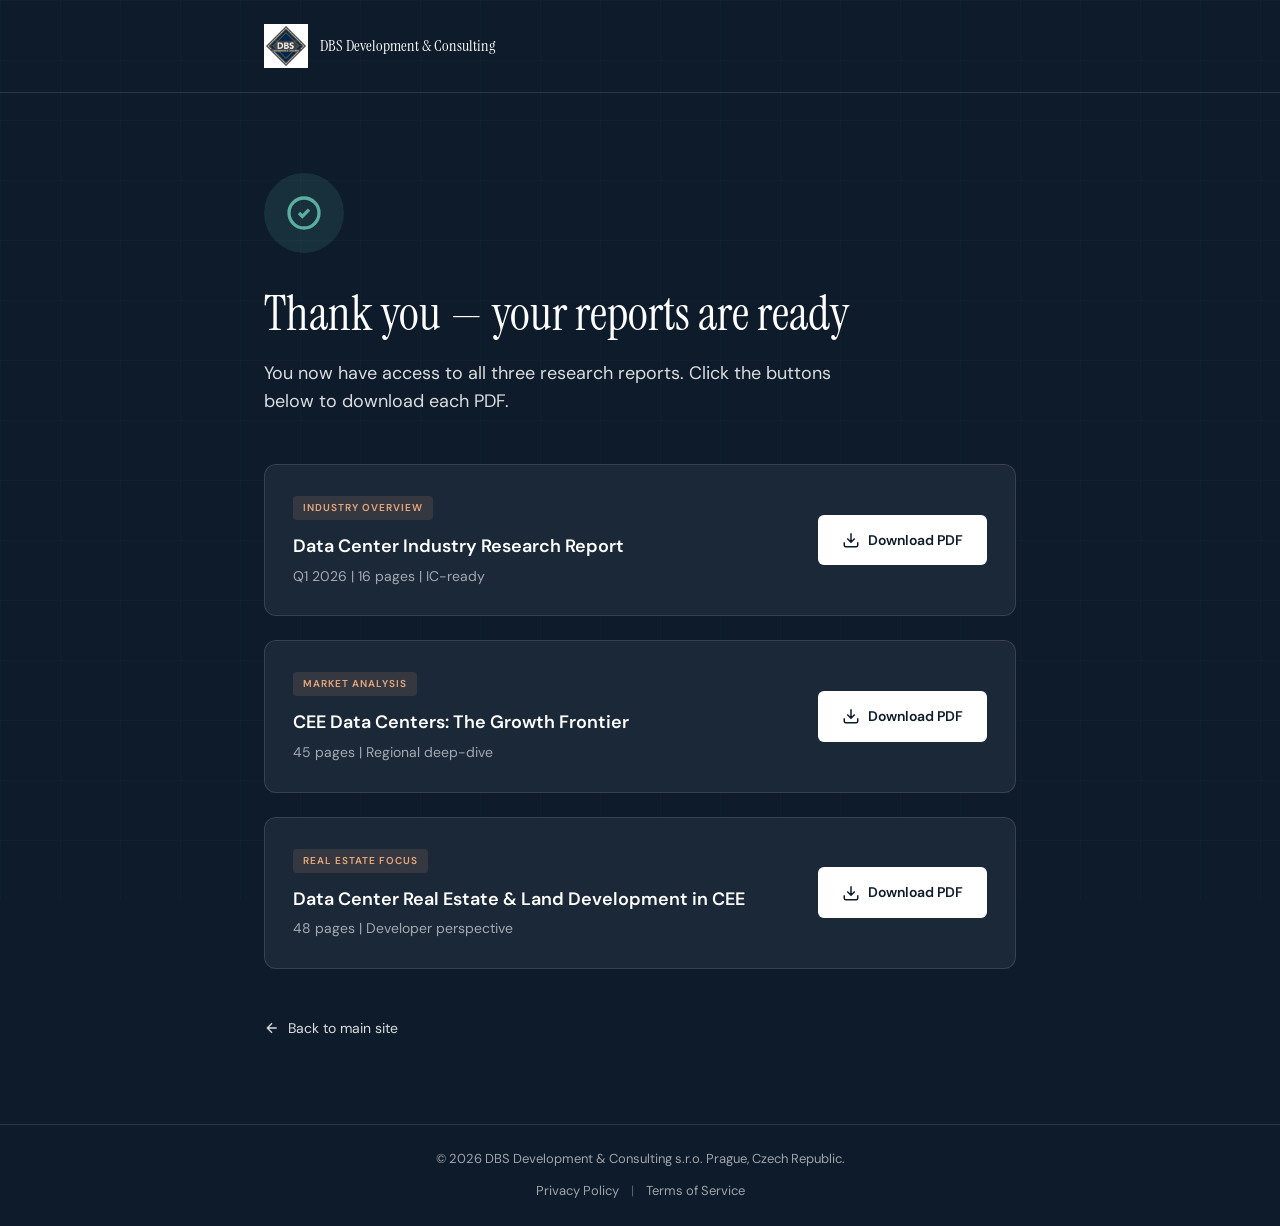
<file: thank-you.html>
<!DOCTYPE html>
<html lang="en">
<head>
    <meta charset="UTF-8">
    <meta name="viewport" content="width=device-width, initial-scale=1.0">
    <title>Thank You – Your Reports Are Ready | DBS Development & Consulting</title>
    <meta name="robots" content="noindex, nofollow">
    <link rel="canonical" href="https://dbsdc.com/thank-you.html">
    
    <!-- Fonts -->
    <link rel="preconnect" href="https://fonts.googleapis.com">
    <link rel="preconnect" href="https://fonts.gstatic.com" crossorigin>
    <link href="https://fonts.googleapis.com/css2?family=DM+Sans:wght@400;500;600;700&family=Instrument+Serif:ital@0;1&display=swap" rel="stylesheet">
    
    <!-- Favicon -->
    <link rel="icon" type="image/x-icon" href="favicon.ico">
    <link rel="icon" type="image/png" sizes="32x32" href="favicon-32.png">
    <link rel="icon" type="image/png" sizes="16x16" href="favicon-16.png">
    <link rel="apple-touch-icon" sizes="180x180" href="apple-touch-icon.png">
    
    <style>
        :root {
            /* DBS Brand Colors - From PF 2026 Card */
            --dark-navy: #0D1B2A;
            --dark-navy-light: #1B2838;
            --teal: #5AAFA0;
            --teal-dim: rgba(90, 175, 160, 0.15);
            --coral: #E8A87C;
            --coral-dim: rgba(232, 168, 124, 0.12);
            
            /* Legacy mappings */
            --deep-blue: #0D1B2A;
            --deep-blue-dark: #071320;
            --forest-green: #5AAFA0;
            --forest-green-dim: rgba(90, 175, 160, 0.15);
            --gold-bronze: #E8A87C;
            --gold-dim: rgba(232, 168, 124, 0.12);
            
            /* Text colors - WHITE based */
            --text-primary: #FFFFFF;
            --text-secondary: rgba(255, 255, 255, 0.85);
            --text-muted: rgba(255, 255, 255, 0.6);
            
            /* UI colors */
            --border: rgba(255, 255, 255, 0.12);
        }

        * {
            margin: 0;
            padding: 0;
            box-sizing: border-box;
        }

        body {
            font-family: 'DM Sans', -apple-system, BlinkMacSystemFont, sans-serif;
            background: var(--dark-navy);
            color: var(--text-primary);
            min-height: 100vh;
            display: flex;
            flex-direction: column;
            line-height: 1.6;
        }

        /* Background Grid */
        .bg-grid {
            position: fixed;
            top: 0;
            left: 0;
            width: 100%;
            height: 100%;
            background-image: 
                linear-gradient(rgba(90, 175, 160, 0.04) 1px, transparent 1px),
                linear-gradient(90deg, rgba(90, 175, 160, 0.04) 1px, transparent 1px);
            background-size: 60px 60px;
            pointer-events: none;
            z-index: 0;
        }

        .container {
            max-width: 800px;
            margin: 0 auto;
            padding: 0 24px;
            position: relative;
            z-index: 1;
        }

        /* Header */
        header {
            padding: 24px 0;
            border-bottom: 1px solid var(--border);
        }

        .logo {
            display: flex;
            align-items: center;
            gap: 12px;
            text-decoration: none;
            color: var(--text-primary);
        }

        .logo-img {
            height: 44px;
            width: auto;
        }

        .logo-text {
            font-family: 'Instrument Serif', serif;
            font-size: 16px;
        }

        /* Main Content */
        main {
            flex: 1;
            padding: 80px 0;
        }

        .success-icon {
            width: 80px;
            height: 80px;
            background: var(--forest-green-dim);
            border-radius: 50%;
            display: flex;
            align-items: center;
            justify-content: center;
            margin-bottom: 32px;
        }

        .success-icon svg {
            width: 40px;
            height: 40px;
            color: var(--forest-green);
        }

        h1 {
            font-family: 'Instrument Serif', serif;
            font-size: clamp(32px, 5vw, 48px);
            font-weight: 400;
            line-height: 1.2;
            margin-bottom: 16px;
        }

        .intro {
            font-size: 18px;
            color: var(--text-secondary);
            margin-bottom: 48px;
            max-width: 600px;
        }

        /* Reports Grid */
        .reports-grid {
            display: flex;
            flex-direction: column;
            gap: 24px;
            margin-bottom: 48px;
        }

        .report-card {
            background: var(--dark-navy-light);
            border: 1px solid var(--border);
            border-radius: 12px;
            padding: 28px;
            display: flex;
            align-items: center;
            justify-content: space-between;
            gap: 24px;
            transition: all 0.3s ease;
        }

        .report-card:hover {
            border-color: rgba(90, 175, 160, 0.3);
            transform: translateY(-2px);
        }

        .report-info {
            flex: 1;
        }

        .report-badge {
            display: inline-block;
            background: var(--gold-dim);
            color: var(--gold-bronze);
            font-size: 10px;
            font-weight: 600;
            text-transform: uppercase;
            letter-spacing: 1px;
            padding: 4px 10px;
            border-radius: 4px;
            margin-bottom: 12px;
        }

        .report-title {
            font-size: 18px;
            font-weight: 600;
            color: var(--text-primary);
            margin-bottom: 4px;
        }

        .report-meta {
            font-size: 14px;
            color: var(--text-muted);
        }

        .download-btn {
            display: flex;
            align-items: center;
            gap: 8px;
            padding: 14px 24px;
            background: #FFFFFF;
            color: var(--deep-blue);
            font-size: 14px;
            font-weight: 600;
            text-decoration: none;
            border-radius: 6px;
            transition: all 0.3s ease;
            white-space: nowrap;
        }

        .download-btn:hover {
            background: var(--forest-green);
            color: #FFFFFF;
            transform: translateY(-1px);
        }

        .download-btn svg {
            width: 18px;
            height: 18px;
        }

        /* Back Link */
        .back-link {
            display: inline-flex;
            align-items: center;
            gap: 8px;
            color: var(--text-secondary);
            text-decoration: none;
            font-size: 14px;
            transition: color 0.3s ease;
        }

        .back-link:hover {
            color: var(--forest-green);
        }

        .back-link svg {
            width: 16px;
            height: 16px;
        }

        /* Footer */
        footer {
            padding: 24px 0;
            border-top: 1px solid var(--border);
            text-align: center;
        }

        footer p {
            font-size: 13px;
            color: var(--text-muted);
        }

        .footer-links {
            display: flex;
            justify-content: center;
            align-items: center;
            gap: 12px;
            margin-top: 12px;
            font-size: 13px;
        }

        .footer-links a {
            color: var(--text-muted);
            text-decoration: none;
            transition: color 0.3s ease;
        }

        .footer-links a:hover {
            color: var(--forest-green);
        }

        .footer-links span {
            color: var(--text-muted);
            opacity: 0.5;
        }

        /* Responsive */
        @media (max-width: 640px) {
            .report-card {
                flex-direction: column;
                text-align: center;
            }

            .download-btn {
                width: 100%;
                justify-content: center;
            }

            .logo-text {
                display: none;
            }
        }
    </style>
</head>
<body>
    <div class="bg-grid"></div>

    <header>
        <div class="container">
            <a href="/" class="logo">
                <img src="vector-logo-DBS-review1.png" alt="DBS Development & Consulting" class="logo-img">
                <span class="logo-text">DBS Development & Consulting</span>
            </a>
        </div>
    </header>

    <main>
        <div class="container">
            <div class="success-icon">
                <svg viewBox="0 0 24 24" fill="none" stroke="currentColor" stroke-width="2">
                    <path d="M9 12l2 2 4-4m6 2a9 9 0 11-18 0 9 9 0 0118 0z"/>
                </svg>
            </div>

            <h1>Thank you — your reports are ready</h1>
            <p class="intro">You now have access to all three research reports. Click the buttons below to download each PDF.</p>

            <div class="reports-grid">
                <!-- Report 1 -->
                <div class="report-card">
                    <div class="report-info">
                        <span class="report-badge">Industry Overview</span>
                        <h2 class="report-title">Data Center Industry Research Report</h2>
                        <p class="report-meta">Q1 2026 | 16 pages | IC-ready</p>
                    </div>
                    <a href="https://80496fad-0a78-43cd-b632-94e9cfa5a1f9.usrfiles.com/ugd/80496f_a78f6432d9314524b93d8a2c944b93ea.pdf" target="_blank" rel="noopener" class="download-btn">
                        <svg viewBox="0 0 24 24" fill="none" stroke="currentColor" stroke-width="2">
                            <path d="M21 15v4a2 2 0 01-2 2H5a2 2 0 01-2-2v-4M7 10l5 5 5-5M12 15V3"/>
                        </svg>
                        Download PDF
                    </a>
                </div>

                <!-- Report 2 -->
                <div class="report-card">
                    <div class="report-info">
                        <span class="report-badge">Market Analysis</span>
                        <h2 class="report-title">CEE Data Centers: The Growth Frontier</h2>
                        <p class="report-meta">45 pages | Regional deep-dive</p>
                    </div>
                    <a href="https://80496fad-0a78-43cd-b632-94e9cfa5a1f9.usrfiles.com/ugd/80496f_bdb19809ed8142c880d4f519c0fbfe70.pdf" target="_blank" rel="noopener" class="download-btn">
                        <svg viewBox="0 0 24 24" fill="none" stroke="currentColor" stroke-width="2">
                            <path d="M21 15v4a2 2 0 01-2 2H5a2 2 0 01-2-2v-4M7 10l5 5 5-5M12 15V3"/>
                        </svg>
                        Download PDF
                    </a>
                </div>

                <!-- Report 3 -->
                <div class="report-card">
                    <div class="report-info">
                        <span class="report-badge">Real Estate Focus</span>
                        <h2 class="report-title">Data Center Real Estate & Land Development in CEE</h2>
                        <p class="report-meta">48 pages | Developer perspective</p>
                    </div>
                    <a href="https://80496fad-0a78-43cd-b632-94e9cfa5a1f9.usrfiles.com/ugd/80496f_b8df826ca90845b6b01d7acf91cdb4ae.pdf" target="_blank" rel="noopener" class="download-btn">
                        <svg viewBox="0 0 24 24" fill="none" stroke="currentColor" stroke-width="2">
                            <path d="M21 15v4a2 2 0 01-2 2H5a2 2 0 01-2-2v-4M7 10l5 5 5-5M12 15V3"/>
                        </svg>
                        Download PDF
                    </a>
                </div>
            </div>

            <a href="/" class="back-link">
                <svg viewBox="0 0 24 24" fill="none" stroke="currentColor" stroke-width="2">
                    <path d="M19 12H5M12 19l-7-7 7-7"/>
                </svg>
                Back to main site
            </a>
        </div>
    </main>

    <footer>
        <div class="container">
            <p>&copy; 2026 DBS Development &amp; Consulting s.r.o. Prague, Czech Republic.</p>
            <div class="footer-links">
                <a href="https://80496fad-0a78-43cd-b632-94e9cfa5a1f9.usrfiles.com/ugd/80496f_453918c236944cfd9da68d6db45b71da.pdf" target="_blank" rel="noopener">Privacy Policy</a>
                <span>|</span>
                <a href="https://80496fad-0a78-43cd-b632-94e9cfa5a1f9.usrfiles.com/ugd/80496f_8b1628df28bb4866baf5a6c0e6335b28.pdf" target="_blank" rel="noopener">Terms of Service</a>
            </div>
        </div>
    </footer>
</body>
</html>
</file>
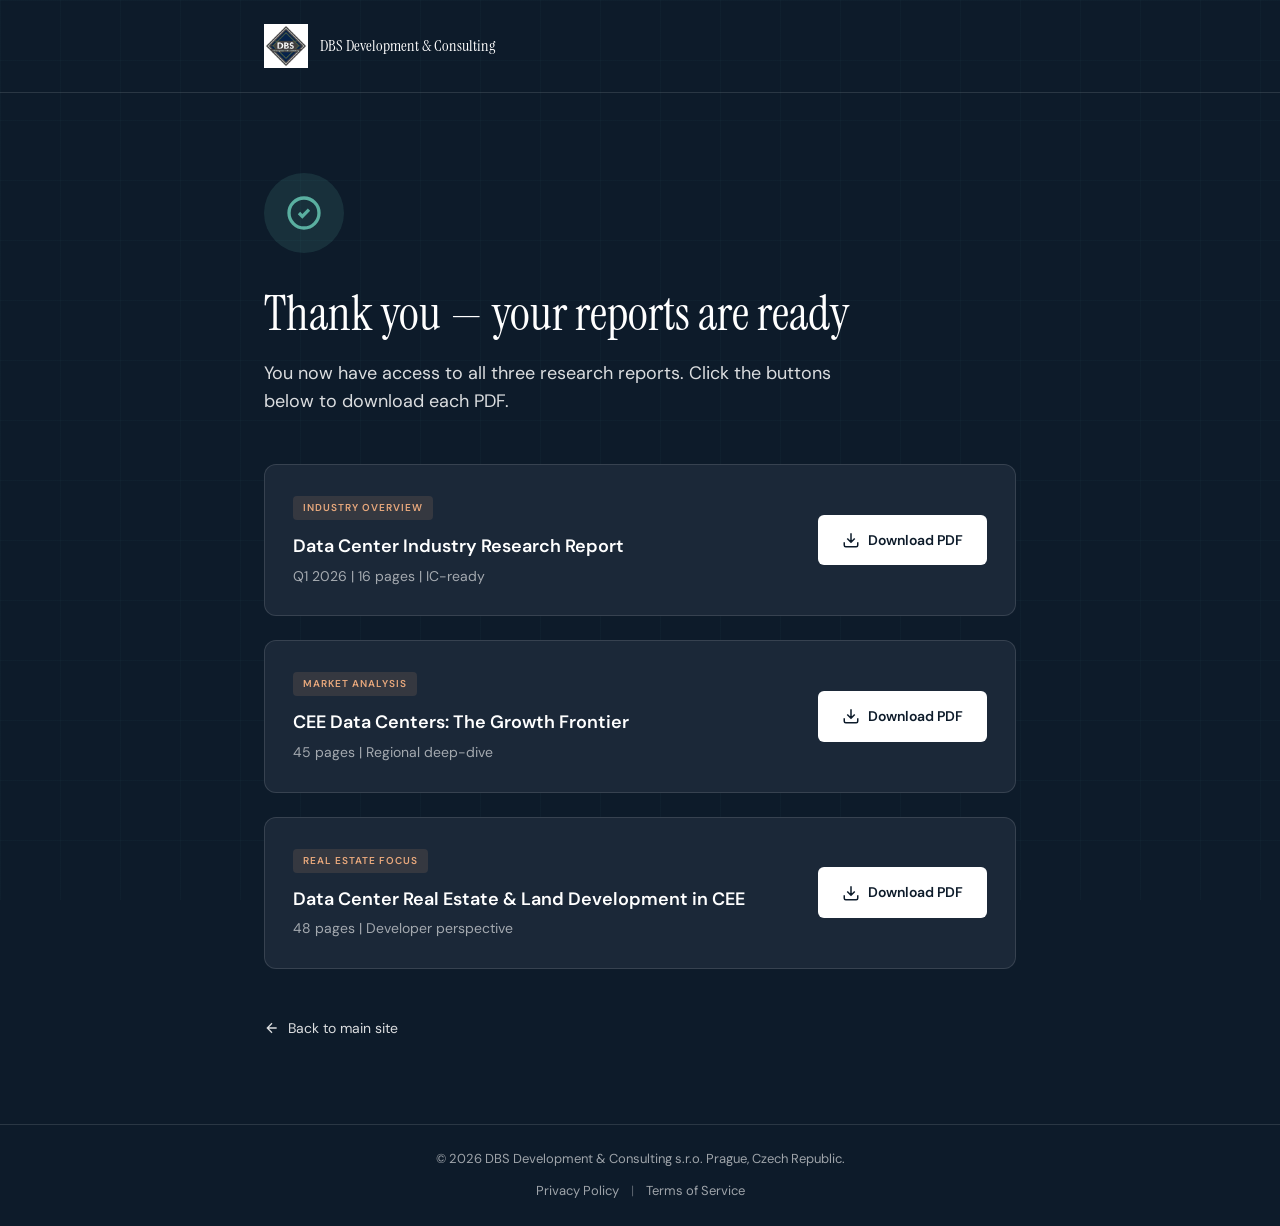
<file: audit/live-2026-07-21/public/thank-you.html>
<!DOCTYPE html>
<html lang="en">
<head>
    <meta charset="UTF-8">
    <meta name="viewport" content="width=device-width, initial-scale=1.0">
    <title>Thank You – Your Reports Are Ready | DBS Development & Consulting</title>
    <meta name="robots" content="noindex, nofollow">
    
    <!-- Fonts -->
    <link rel="preconnect" href="https://fonts.googleapis.com">
    <link rel="preconnect" href="https://fonts.gstatic.com" crossorigin>
    <link href="https://fonts.googleapis.com/css2?family=DM+Sans:wght@400;500;600;700&family=Instrument+Serif:ital@0;1&display=swap" rel="stylesheet">
    
    <!-- Favicon -->
    <link rel="icon" type="image/x-icon" href="favicon.ico">
    <link rel="icon" type="image/png" sizes="32x32" href="favicon-32.png">
    <link rel="icon" type="image/png" sizes="16x16" href="favicon-16.png">
    <link rel="apple-touch-icon" sizes="180x180" href="apple-touch-icon.png">
    
    <style>
        :root {
            /* DBS Brand Colors - From PF 2026 Card */
            --dark-navy: #0D1B2A;
            --dark-navy-light: #1B2838;
            --teal: #5AAFA0;
            --teal-dim: rgba(90, 175, 160, 0.15);
            --coral: #E8A87C;
            --coral-dim: rgba(232, 168, 124, 0.12);
            
            /* Legacy mappings */
            --deep-blue: #0D1B2A;
            --deep-blue-dark: #071320;
            --forest-green: #5AAFA0;
            --forest-green-dim: rgba(90, 175, 160, 0.15);
            --gold-bronze: #E8A87C;
            --gold-dim: rgba(232, 168, 124, 0.12);
            
            /* Text colors - WHITE based */
            --text-primary: #FFFFFF;
            --text-secondary: rgba(255, 255, 255, 0.85);
            --text-muted: rgba(255, 255, 255, 0.6);
            
            /* UI colors */
            --border: rgba(255, 255, 255, 0.12);
        }

        * {
            margin: 0;
            padding: 0;
            box-sizing: border-box;
        }

        body {
            font-family: 'DM Sans', -apple-system, BlinkMacSystemFont, sans-serif;
            background: var(--dark-navy);
            color: var(--text-primary);
            min-height: 100vh;
            display: flex;
            flex-direction: column;
            line-height: 1.6;
        }

        /* Background Grid */
        .bg-grid {
            position: fixed;
            top: 0;
            left: 0;
            width: 100%;
            height: 100%;
            background-image: 
                linear-gradient(rgba(90, 175, 160, 0.04) 1px, transparent 1px),
                linear-gradient(90deg, rgba(90, 175, 160, 0.04) 1px, transparent 1px);
            background-size: 60px 60px;
            pointer-events: none;
            z-index: 0;
        }

        .container {
            max-width: 800px;
            margin: 0 auto;
            padding: 0 24px;
            position: relative;
            z-index: 1;
        }

        /* Header */
        header {
            padding: 24px 0;
            border-bottom: 1px solid var(--border);
        }

        .logo {
            display: flex;
            align-items: center;
            gap: 12px;
            text-decoration: none;
            color: var(--text-primary);
        }

        .logo-img {
            height: 44px;
            width: auto;
        }

        .logo-text {
            font-family: 'Instrument Serif', serif;
            font-size: 16px;
        }

        /* Main Content */
        main {
            flex: 1;
            padding: 80px 0;
        }

        .success-icon {
            width: 80px;
            height: 80px;
            background: var(--forest-green-dim);
            border-radius: 50%;
            display: flex;
            align-items: center;
            justify-content: center;
            margin-bottom: 32px;
        }

        .success-icon svg {
            width: 40px;
            height: 40px;
            color: var(--forest-green);
        }

        h1 {
            font-family: 'Instrument Serif', serif;
            font-size: clamp(32px, 5vw, 48px);
            font-weight: 400;
            line-height: 1.2;
            margin-bottom: 16px;
        }

        .intro {
            font-size: 18px;
            color: var(--text-secondary);
            margin-bottom: 48px;
            max-width: 600px;
        }

        /* Reports Grid */
        .reports-grid {
            display: flex;
            flex-direction: column;
            gap: 24px;
            margin-bottom: 48px;
        }

        .report-card {
            background: var(--dark-navy-light);
            border: 1px solid var(--border);
            border-radius: 12px;
            padding: 28px;
            display: flex;
            align-items: center;
            justify-content: space-between;
            gap: 24px;
            transition: all 0.3s ease;
        }

        .report-card:hover {
            border-color: rgba(90, 175, 160, 0.3);
            transform: translateY(-2px);
        }

        .report-info {
            flex: 1;
        }

        .report-badge {
            display: inline-block;
            background: var(--gold-dim);
            color: var(--gold-bronze);
            font-size: 10px;
            font-weight: 600;
            text-transform: uppercase;
            letter-spacing: 1px;
            padding: 4px 10px;
            border-radius: 4px;
            margin-bottom: 12px;
        }

        .report-title {
            font-size: 18px;
            font-weight: 600;
            color: var(--text-primary);
            margin-bottom: 4px;
        }

        .report-meta {
            font-size: 14px;
            color: var(--text-muted);
        }

        .download-btn {
            display: flex;
            align-items: center;
            gap: 8px;
            padding: 14px 24px;
            background: #FFFFFF;
            color: var(--deep-blue);
            font-size: 14px;
            font-weight: 600;
            text-decoration: none;
            border-radius: 6px;
            transition: all 0.3s ease;
            white-space: nowrap;
        }

        .download-btn:hover {
            background: var(--forest-green);
            color: #FFFFFF;
            transform: translateY(-1px);
        }

        .download-btn svg {
            width: 18px;
            height: 18px;
        }

        /* Back Link */
        .back-link {
            display: inline-flex;
            align-items: center;
            gap: 8px;
            color: var(--text-secondary);
            text-decoration: none;
            font-size: 14px;
            transition: color 0.3s ease;
        }

        .back-link:hover {
            color: var(--forest-green);
        }

        .back-link svg {
            width: 16px;
            height: 16px;
        }

        /* Footer */
        footer {
            padding: 24px 0;
            border-top: 1px solid var(--border);
            text-align: center;
        }

        footer p {
            font-size: 13px;
            color: var(--text-muted);
        }

        .footer-links {
            display: flex;
            justify-content: center;
            align-items: center;
            gap: 12px;
            margin-top: 12px;
            font-size: 13px;
        }

        .footer-links a {
            color: var(--text-muted);
            text-decoration: none;
            transition: color 0.3s ease;
        }

        .footer-links a:hover {
            color: var(--forest-green);
        }

        .footer-links span {
            color: var(--text-muted);
            opacity: 0.5;
        }

        /* Responsive */
        @media (max-width: 640px) {
            .report-card {
                flex-direction: column;
                text-align: center;
            }

            .download-btn {
                width: 100%;
                justify-content: center;
            }

            .logo-text {
                display: none;
            }
        }
    </style>
</head>
<body>
    <div class="bg-grid"></div>

    <header>
        <div class="container">
            <a href="index.html" class="logo">
                <img src="vector-logo-DBS-review1.png" alt="DBS Development & Consulting" class="logo-img">
                <span class="logo-text">DBS Development & Consulting</span>
            </a>
        </div>
    </header>

    <main>
        <div class="container">
            <div class="success-icon">
                <svg viewBox="0 0 24 24" fill="none" stroke="currentColor" stroke-width="2">
                    <path d="M9 12l2 2 4-4m6 2a9 9 0 11-18 0 9 9 0 0118 0z"/>
                </svg>
            </div>

            <h1>Thank you — your reports are ready</h1>
            <p class="intro">You now have access to all three research reports. Click the buttons below to download each PDF.</p>

            <div class="reports-grid">
                <!-- Report 1 -->
                <div class="report-card">
                    <div class="report-info">
                        <span class="report-badge">Industry Overview</span>
                        <h2 class="report-title">Data Center Industry Research Report</h2>
                        <p class="report-meta">Q1 2026 | 16 pages | IC-ready</p>
                    </div>
                    <a href="https://80496fad-0a78-43cd-b632-94e9cfa5a1f9.usrfiles.com/ugd/80496f_a78f6432d9314524b93d8a2c944b93ea.pdf" target="_blank" rel="noopener" class="download-btn">
                        <svg viewBox="0 0 24 24" fill="none" stroke="currentColor" stroke-width="2">
                            <path d="M21 15v4a2 2 0 01-2 2H5a2 2 0 01-2-2v-4M7 10l5 5 5-5M12 15V3"/>
                        </svg>
                        Download PDF
                    </a>
                </div>

                <!-- Report 2 -->
                <div class="report-card">
                    <div class="report-info">
                        <span class="report-badge">Market Analysis</span>
                        <h2 class="report-title">CEE Data Centers: The Growth Frontier</h2>
                        <p class="report-meta">45 pages | Regional deep-dive</p>
                    </div>
                    <a href="https://80496fad-0a78-43cd-b632-94e9cfa5a1f9.usrfiles.com/ugd/80496f_bdb19809ed8142c880d4f519c0fbfe70.pdf" target="_blank" rel="noopener" class="download-btn">
                        <svg viewBox="0 0 24 24" fill="none" stroke="currentColor" stroke-width="2">
                            <path d="M21 15v4a2 2 0 01-2 2H5a2 2 0 01-2-2v-4M7 10l5 5 5-5M12 15V3"/>
                        </svg>
                        Download PDF
                    </a>
                </div>

                <!-- Report 3 -->
                <div class="report-card">
                    <div class="report-info">
                        <span class="report-badge">Real Estate Focus</span>
                        <h2 class="report-title">Data Center Real Estate & Land Development in CEE</h2>
                        <p class="report-meta">48 pages | Developer perspective</p>
                    </div>
                    <a href="https://80496fad-0a78-43cd-b632-94e9cfa5a1f9.usrfiles.com/ugd/80496f_b8df826ca90845b6b01d7acf91cdb4ae.pdf" target="_blank" rel="noopener" class="download-btn">
                        <svg viewBox="0 0 24 24" fill="none" stroke="currentColor" stroke-width="2">
                            <path d="M21 15v4a2 2 0 01-2 2H5a2 2 0 01-2-2v-4M7 10l5 5 5-5M12 15V3"/>
                        </svg>
                        Download PDF
                    </a>
                </div>
            </div>

            <a href="index.html" class="back-link">
                <svg viewBox="0 0 24 24" fill="none" stroke="currentColor" stroke-width="2">
                    <path d="M19 12H5M12 19l-7-7 7-7"/>
                </svg>
                Back to main site
            </a>
        </div>
    </main>

    <footer>
        <div class="container">
            <p>&copy; 2026 DBS Development &amp; Consulting s.r.o. Prague, Czech Republic.</p>
            <div class="footer-links">
                <a href="https://80496fad-0a78-43cd-b632-94e9cfa5a1f9.usrfiles.com/ugd/80496f_453918c236944cfd9da68d6db45b71da.pdf" target="_blank" rel="noopener">Privacy Policy</a>
                <span>|</span>
                <a href="https://80496fad-0a78-43cd-b632-94e9cfa5a1f9.usrfiles.com/ugd/80496f_8b1628df28bb4866baf5a6c0e6335b28.pdf" target="_blank" rel="noopener">Terms of Service</a>
            </div>
        </div>
    </footer>
</body>
</html>
</file>
<file: styles.css>
:root {
            /* DBS Brand Colors - From PF 2026 Card */
            --dark-navy: #0D1B2A;
            --dark-navy-light: #1B2838;
            --teal: #5AAFA0;
            --teal-dim: rgba(90, 175, 160, 0.15);
            --coral: #E8A87C;
            --coral-dim: rgba(232, 168, 124, 0.12);
            
            /* Legacy mappings for compatibility */
            --deep-blue: #0D1B2A;
            --deep-blue-dark: #071320;
            --deep-blue-hover: #1B2838;
            --forest-green: #5AAFA0;
            --forest-green-dim: rgba(90, 175, 160, 0.15);
            --gold-bronze: #E8A87C;
            --gold-dim: rgba(232, 168, 124, 0.12);
            
            /* Text colors - WHITE based */
            --text-primary: #FFFFFF;
            --text-secondary: rgba(255, 255, 255, 0.85);
            --text-muted: rgba(255, 255, 255, 0.6);
            
            /* UI colors */
            --border: rgba(255, 255, 255, 0.12);
            --card-bg: rgba(27, 40, 56, 0.6);
            --section-spacing: 120px;
        }

        * {
            margin: 0;
            padding: 0;
            box-sizing: border-box;
        }

        html {
            scroll-behavior: smooth;
        }

        body {
            font-family: 'DM Sans', sans-serif;
            background: var(--dark-navy);
            color: var(--text-primary);
            line-height: 1.6;
            min-height: 100vh;
            overflow-x: hidden;
        }

        /* Animated Background */
        .bg-grid {
            position: fixed;
            top: 0;
            left: 0;
            width: 100%;
            height: 100%;
            background-image: 
                linear-gradient(rgba(90, 175, 160, 0.04) 1px, transparent 1px),
                linear-gradient(90deg, rgba(90, 175, 160, 0.04) 1px, transparent 1px);
            background-size: 60px 60px;
            pointer-events: none;
            z-index: 0;
        }

        .bg-gradient {
            position: fixed;
            top: -50%;
            right: -30%;
            width: 80%;
            height: 100%;
            background: radial-gradient(ellipse, rgba(90, 175, 160, 0.08) 0%, transparent 60%);
            pointer-events: none;
            z-index: 0;
        }

        /* Container */
        .container {
            max-width: 1200px;
            margin: 0 auto;
            padding: 0 24px;
            position: relative;
            z-index: 1;
        }

        /* ==================== STICKY HEADER ==================== */
        header {
            position: fixed;
            top: 0;
            left: 0;
            right: 0;
            padding: 16px 0;
            background: rgba(0, 62, 126, 0.95);
            backdrop-filter: blur(12px);
            border-bottom: 1px solid var(--border);
            z-index: 1000;
            transition: all 0.3s ease;
        }

        header.scrolled {
            padding: 12px 0;
            background: rgba(0, 45, 92, 0.98);
        }

        .header-inner {
            display: flex;
            justify-content: space-between;
            align-items: center;
        }

        .logo {
            display: flex;
            align-items: center;
            gap: 12px;
            text-decoration: none;
            color: var(--text-primary);
        }

        .logo-img {
            height: 44px;
            width: auto;
            transition: transform 0.3s ease;
        }

        .logo:hover .logo-img {
            transform: scale(1.02);
        }

        .logo-text {
            font-family: 'Instrument Serif', serif;
            font-size: 16px;
            font-weight: 400;
            letter-spacing: -0.3px;
            white-space: nowrap;
        }

        @media (max-width: 900px) {
            .logo-text {
                display: none;
            }
        }

        nav {
            display: flex;
            align-items: center;
            gap: 32px;
        }

        nav a {
            color: var(--text-secondary);
            text-decoration: none;
            font-size: 14px;
            font-weight: 500;
            transition: color 0.3s ease;
        }

        nav a:hover {
            color: var(--forest-green);
        }

        .header-cta {
            display: flex;
            align-items: center;
            gap: 8px;
            padding: 12px 24px;
            background: #FFFFFF;
            border: none;
            color: var(--deep-blue);
            font-size: 14px;
            font-weight: 600;
            text-decoration: none;
            border-radius: 6px;
            transition: all 0.3s ease;
            min-height: 44px;
            min-width: 44px;
        }

        .header-cta:hover {
            background: var(--forest-green);
            color: #FFFFFF;
            transform: translateY(-1px);
        }

        /* Mobile menu */
        .mobile-menu-btn {
            display: none;
            background: none;
            border: none;
            color: var(--text-primary);
            cursor: pointer;
            padding: 8px;
        }

        /* ==================== HERO SECTION ==================== */
        .hero {
            padding: 160px 0 100px;
            text-align: center;
            min-height: 80vh;
            display: flex;
            align-items: center;
        }

        .hero .container {
            width: 100%;
        }

        .hero h1 {
            font-family: 'Instrument Serif', serif;
            font-size: clamp(36px, 5vw, 64px);
            font-weight: 400;
            line-height: 1.15;
            margin-bottom: 24px;
            max-width: 900px;
            margin-left: auto;
            margin-right: auto;
            animation: fadeInUp 0.6s ease;
        }

        .hero h1 em {
            color: var(--forest-green);
            font-style: italic;
        }

        .hero-subtitle {
            font-size: 18px;
            color: var(--text-secondary);
            max-width: 700px;
            margin: 0 auto 40px;
            line-height: 1.7;
            animation: fadeInUp 0.6s ease 0.1s backwards;
        }

        .hero-cta-wrapper {
            display: flex;
            flex-direction: column;
            align-items: center;
            gap: 12px;
            animation: fadeInUp 0.6s ease 0.2s backwards;
        }

        .hero-cta {
            display: inline-flex;
            align-items: center;
            gap: 8px;
            padding: 16px 32px;
            background: #FFFFFF;
            border: none;
            color: var(--deep-blue);
            font-size: 16px;
            font-weight: 600;
            text-decoration: none;
            border-radius: 6px;
            transition: all 0.3s ease;
            min-height: 48px;
        }

        .hero-cta:hover {
            background: var(--forest-green);
            color: #FFFFFF;
            transform: translateY(-2px);
        }

        .hero-cta-note {
            font-size: 13px;
            color: var(--text-muted);
        }

        @keyframes fadeInUp {
            from {
                opacity: 0;
                transform: translateY(20px);
            }
            to {
                opacity: 1;
                transform: translateY(0);
            }
        }

        /* ==================== TRUST BAR ==================== */
        .trust-bar {
            padding: 60px 0;
            border-top: 1px solid var(--border);
            border-bottom: 1px solid var(--border);
        }

        .trust-group + .trust-group {
            margin-top: 48px;
        }

        .trust-label {
            text-align: center;
            font-size: 12px;
            text-transform: uppercase;
            letter-spacing: 2px;
            color: var(--text-muted);
            margin-bottom: 32px;
        }

        .trust-logos {
            display: flex;
            justify-content: center;
            align-items: center;
            flex-wrap: wrap;
            gap: 40px;
        }

        .trust-logo {
            color: var(--text-muted);
            font-size: 14px;
            font-weight: 500;
            opacity: 0.7;
            transition: opacity 0.3s ease;
            white-space: nowrap;
        }

        .trust-logo:hover {
            opacity: 1;
            color: var(--text-secondary);
        }

        /* ==================== PROBLEM STATEMENT ==================== */
        .problem {
            padding: var(--section-spacing) 0;
            text-align: center;
        }

        .problem h2 {
            font-family: 'Instrument Serif', serif;
            font-size: clamp(28px, 4vw, 42px);
            font-weight: 400;
            line-height: 1.3;
            max-width: 800px;
            margin: 0 auto 24px;
        }

        .problem p {
            font-size: 18px;
            color: var(--text-secondary);
            max-width: 700px;
            margin: 0 auto;
            line-height: 1.7;
        }

        /* ==================== SECTION HEADERS ==================== */
        .section-header {
            text-align: center;
            margin-bottom: 60px;
        }

        .section-label {
            font-size: 11px;
            text-transform: uppercase;
            letter-spacing: 3px;
            color: var(--gold-bronze);
            margin-bottom: 16px;
        }

        .section-title {
            font-family: 'Instrument Serif', serif;
            font-size: clamp(32px, 4vw, 48px);
            font-weight: 400;
        }

        .section-intro {
            font-size: 18px;
            color: var(--text-secondary);
            max-width: 700px;
            margin: 24px auto 0;
            line-height: 1.7;
        }

        /* ==================== SERVICES SECTION ==================== */
        .services {
            padding: var(--section-spacing) 0;
            border-top: 1px solid var(--border);
        }

        .services-grid {
            display: grid;
            grid-template-columns: repeat(auto-fit, minmax(340px, 1fr));
            gap: 24px;
        }

        .service-card {
            background: var(--card-bg);
            border: 1px solid var(--border);
            border-radius: 12px;
            padding: 32px;
            transition: all 0.3s ease;
        }

        .service-card:hover {
            border-color: rgba(80, 95, 69, 0.3);
            transform: translateY(-4px);
        }

        .service-icon {
            width: 48px;
            height: 48px;
            background: var(--forest-green-dim);
            border-radius: 10px;
            display: flex;
            align-items: center;
            justify-content: center;
            margin-bottom: 20px;
        }

        .service-icon svg {
            width: 24px;
            height: 24px;
            color: var(--forest-green);
        }

        .service-card h3 {
            font-family: 'Instrument Serif', serif;
            font-size: 22px;
            font-weight: 400;
            margin-bottom: 8px;
        }

        .service-outcome {
            font-size: 14px;
            color: var(--forest-green);
            margin-bottom: 16px;
            font-weight: 500;
        }

        .service-card ul {
            list-style: none;
            margin-bottom: 16px;
        }

        .service-card li {
            font-size: 14px;
            color: var(--text-secondary);
            padding-left: 16px;
            position: relative;
            margin-bottom: 8px;
            line-height: 1.5;
        }

        .service-card li::before {
            content: '→';
            position: absolute;
            left: 0;
            color: var(--forest-green);
            opacity: 0.6;
        }

        .service-example {
            font-size: 13px;
            color: var(--text-muted);
            font-style: italic;
            padding-top: 16px;
            border-top: 1px solid var(--border);
        }

        .services-cta {
            text-align: center;
            margin-top: 48px;
        }

        /* ==================== PROCESS SECTION ==================== */
        .process {
            padding: var(--section-spacing) 0;
            border-top: 1px solid var(--border);
        }

        .process-timeline {
            display: grid;
            gap: 32px;
            max-width: 900px;
            margin: 0 auto;
        }

        .process-step {
            display: grid;
            grid-template-columns: 80px 1fr;
            gap: 24px;
            align-items: start;
        }

        .step-number {
            font-family: 'Instrument Serif', serif;
            font-size: 48px;
            color: var(--gold-bronze);
            line-height: 1;
            opacity: 0.9;
        }

        .step-content h3 {
            font-family: 'Instrument Serif', serif;
            font-size: 24px;
            font-weight: 400;
            margin-bottom: 12px;
        }

        .step-content p {
            font-size: 16px;
            color: var(--text-secondary);
            line-height: 1.7;
        }

        /* ==================== RESULTS/CASE STUDIES ==================== */
        .results {
            padding: var(--section-spacing) 0;
            border-top: 1px solid var(--border);
        }

        /* Hero case study */
        .hero-case {
            background: var(--card-bg);
            border: 1px solid var(--border);
            border-radius: 16px;
            padding: 48px;
            margin-bottom: 48px;
        }

        .hero-case-badge {
            display: inline-block;
            background: var(--gold-dim);
            color: var(--gold-bronze);
            font-size: 11px;
            font-weight: 600;
            text-transform: uppercase;
            letter-spacing: 1px;
            padding: 6px 12px;
            border-radius: 4px;
            margin-bottom: 20px;
        }

        .hero-case h3 {
            font-family: 'Instrument Serif', serif;
            font-size: 32px;
            font-weight: 400;
            margin-bottom: 24px;
        }

        .hero-case-grid {
            display: grid;
            grid-template-columns: 1fr 1fr;
            gap: 48px;
        }

        .case-challenge h4,
        .case-approach h4,
        .case-results h4 {
            font-size: 12px;
            text-transform: uppercase;
            letter-spacing: 2px;
            color: var(--forest-green);
            margin-bottom: 12px;
            font-weight: 600;
        }

        .case-challenge p,
        .case-solution p {
            font-size: 16px;
            color: var(--text-secondary);
            line-height: 1.7;
        }

        .case-approach ul,
        .case-results ul {
            list-style: none;
        }

        .case-approach li,
        .case-results li {
            font-size: 15px;
            color: var(--text-secondary);
            padding-left: 20px;
            position: relative;
            margin-bottom: 8px;
            line-height: 1.5;
        }

        .case-approach li::before {
            content: '→';
            position: absolute;
            left: 0;
            color: var(--forest-green);
            opacity: 0.6;
        }

        .case-results li::before {
            content: '✓';
            position: absolute;
            left: 0;
            color: var(--forest-green);
        }

        .hero-case-stats {
            display: flex;
            gap: 48px;
            margin-top: 32px;
            padding-top: 32px;
            border-top: 1px solid var(--border);
        }

        .stat {
            text-align: center;
        }

        .stat-value {
            font-family: 'Instrument Serif', serif;
            font-size: 36px;
            color: #FFFFFF;
            display: block;
        }

        .stat-label {
            font-size: 12px;
            color: var(--text-muted);
            text-transform: uppercase;
            letter-spacing: 1px;
        }

        /* Case studies grid */
        .cases-grid {
            display: grid;
            grid-template-columns: repeat(auto-fit, minmax(340px, 1fr));
            gap: 24px;
        }

        .case-card {
            background: var(--card-bg);
            border: 1px solid var(--border);
            border-radius: 12px;
            padding: 28px;
            transition: all 0.3s ease;
        }

        .case-card:hover {
            border-color: rgba(80, 95, 69, 0.3);
        }

        .case-card h4 {
            font-family: 'Instrument Serif', serif;
            font-size: 20px;
            font-weight: 400;
            margin-bottom: 12px;
        }

        .case-card .challenge {
            font-size: 14px;
            color: var(--text-secondary);
            margin-bottom: 16px;
            line-height: 1.6;
        }

        .case-card .results-list {
            list-style: none;
            padding-top: 16px;
            border-top: 1px solid var(--border);
        }

        .case-card .results-list li {
            font-size: 13px;
            color: var(--text-muted);
            padding-left: 16px;
            position: relative;
            margin-bottom: 6px;
        }

        .case-card .results-list li::before {
            content: '✓';
            position: absolute;
            left: 0;
            color: var(--forest-green);
        }

        .results-cta {
            text-align: center;
            margin-top: 48px;
        }

        /* ==================== WHY DBS SECTION ==================== */
        .why-dbs {
            padding: var(--section-spacing) 0;
            border-top: 1px solid var(--border);
        }

        .differentiators {
            display: grid;
            grid-template-columns: repeat(auto-fit, minmax(320px, 1fr));
            gap: 32px;
        }

        .differentiator {
            text-align: center;
            padding: 40px 32px;
        }

        .differentiator-icon {
            width: 64px;
            height: 64px;
            background: var(--forest-green-dim);
            border-radius: 50%;
            display: flex;
            align-items: center;
            justify-content: center;
            margin: 0 auto 24px;
        }

        .differentiator-icon svg {
            width: 28px;
            height: 28px;
            color: var(--forest-green);
        }

        .differentiator h3 {
            font-family: 'Instrument Serif', serif;
            font-size: 24px;
            font-weight: 400;
            margin-bottom: 16px;
        }

        .differentiator p {
            font-size: 15px;
            color: var(--text-secondary);
            line-height: 1.7;
        }

        /* ==================== DATA CENTER RESEARCH SECTION ==================== */
        .research {
            padding: var(--section-spacing) 0;
            border-top: 1px solid var(--border);
            background: rgba(0, 45, 92, 0.4);
        }

        .research-badge {
            display: inline-flex;
            align-items: center;
            gap: 8px;
            padding: 8px 16px;
            background: var(--gold-dim);
            border: 1px solid rgba(138, 110, 47, 0.3);
            border-radius: 100px;
            font-size: 12px;
            font-weight: 500;
            color: var(--gold-bronze);
            margin-bottom: 24px;
        }

        .research-badge::before {
            content: '';
            width: 6px;
            height: 6px;
            background: var(--gold-bronze);
            border-radius: 50%;
            animation: pulse 2s infinite;
        }

        @keyframes pulse {
            0%, 100% { opacity: 1; }
            50% { opacity: 0.4; }
        }

        .reports-grid {
            display: grid;
            grid-template-columns: repeat(auto-fit, minmax(340px, 1fr));
            gap: 24px;
            margin-top: 48px;
        }

        .report-card {
            background: var(--card-bg);
            border: 1px solid var(--border);
            border-radius: 12px;
            padding: 32px;
            transition: all 0.3s ease;
        }

        .report-card:hover {
            border-color: rgba(80, 95, 69, 0.3);
            transform: translateY(-4px);
        }

        .report-badge {
            display: inline-block;
            background: var(--gold-dim);
            color: var(--gold-bronze);
            font-size: 10px;
            font-weight: 600;
            text-transform: uppercase;
            letter-spacing: 1px;
            padding: 4px 10px;
            border-radius: 4px;
            margin-bottom: 16px;
        }

        .report-title {
            font-family: 'Instrument Serif', serif;
            font-size: 20px;
            font-weight: 400;
            margin-bottom: 8px;
            line-height: 1.3;
        }

        .report-meta {
            font-size: 13px;
            color: var(--text-muted);
            margin-bottom: 20px;
        }

        .report-highlights {
            list-style: none;
            margin-bottom: 24px;
        }

        .report-highlights li {
            font-size: 14px;
            color: var(--text-secondary);
            padding-left: 20px;
            position: relative;
            margin-bottom: 8px;
        }

        .report-highlights li::before {
            content: '→';
            position: absolute;
            left: 0;
            color: var(--forest-green);
            opacity: 0.6;
        }

        .report-cta {
            display: flex;
            align-items: center;
            justify-content: space-between;
            width: 100%;
            padding: 14px 20px;
            background: transparent;
            border: 2px solid #FFFFFF;
            color: #FFFFFF;
            font-size: 14px;
            font-weight: 500;
            cursor: pointer;
            border-radius: 6px;
            transition: all 0.3s ease;
            font-family: inherit;
        }

        .report-cta:hover {
            background: #FFFFFF;
            color: var(--deep-blue);
        }

        .research-trust {
            display: flex;
            justify-content: center;
            align-items: center;
            gap: 48px;
            flex-wrap: wrap;
            margin-top: 60px;
            padding-top: 40px;
            border-top: 1px solid var(--border);
        }

        .research-trust-item {
            display: flex;
            align-items: center;
            gap: 12px;
            color: var(--text-muted);
            font-size: 13px;
        }

        .research-trust-icon {
            width: 20px;
            height: 20px;
            opacity: 0.6;
        }

        /* ==================== ABOUT SECTION ==================== */
        .about {
            padding: var(--section-spacing) 0;
            border-top: 1px solid var(--border);
        }

        .about-content {
            display: grid;
            grid-template-columns: 300px 1fr;
            gap: 60px;
            align-items: start;
        }

        .about-content--peer {
            margin-top: 96px;
            padding-top: 96px;
            border-top: 1px solid var(--border);
        }

        .about-photo {
            position: sticky;
            top: 120px;
        }

        .about-photo-img {
            width: 100%;
            max-width: 300px;
            height: auto;
            aspect-ratio: 3/4;
            object-fit: cover;
            object-position: center top;
            border-radius: 12px;
            border: 1px solid var(--border);
        }

        .about-photo-placeholder {
            width: 100%;
            aspect-ratio: 1;
            background: var(--card-bg);
            border: 1px solid var(--border);
            border-radius: 12px;
            display: flex;
            align-items: center;
            justify-content: center;
            color: var(--text-muted);
            font-size: 14px;
        }

        .about-info h2 {
            font-family: 'Instrument Serif', serif;
            font-size: 36px;
            font-weight: 400;
            margin-bottom: 8px;
        }

        .about-title {
            font-size: 16px;
            color: var(--forest-green);
            margin-bottom: 24px;
            font-weight: 500;
        }

        .about-intro {
            font-size: 18px;
            color: var(--text-secondary);
            line-height: 1.7;
            margin-bottom: 40px;
        }

        .career-highlights h3 {
            font-size: 14px;
            text-transform: uppercase;
            letter-spacing: 2px;
            color: var(--text-muted);
            margin-bottom: 24px;
        }

        .career-item {
            padding: 24px 0;
            border-bottom: 1px solid var(--border);
        }

        .career-item:first-of-type {
            border-top: 1px solid var(--border);
        }

        .career-period {
            font-size: 13px;
            color: var(--gold-bronze);
            font-weight: 500;
            margin-bottom: 4px;
        }

        .career-role {
            font-family: 'Instrument Serif', serif;
            font-size: 20px;
            font-weight: 400;
            margin-bottom: 8px;
        }

        .career-desc {
            font-size: 14px;
            color: var(--text-secondary);
            line-height: 1.6;
        }

        .education {
            margin-top: 40px;
        }

        .education h3 {
            font-size: 14px;
            text-transform: uppercase;
            letter-spacing: 2px;
            color: var(--text-muted);
            margin-bottom: 16px;
        }

        .education p {
            font-size: 14px;
            color: var(--text-secondary);
            margin-bottom: 8px;
        }

        /* ==================== CONTACT SECTION ==================== */
        .contact {
            padding: var(--section-spacing) 0;
            border-top: 1px solid var(--border);
        }

        .contact-content {
            display: grid;
            grid-template-columns: 1fr 1fr;
            gap: 80px;
            align-items: start;
        }

        .contact-info h2 {
            font-family: 'Instrument Serif', serif;
            font-size: 42px;
            font-weight: 400;
            margin-bottom: 16px;
            line-height: 1.2;
        }

        .contact-info > p {
            font-size: 18px;
            color: var(--text-secondary);
            margin-bottom: 40px;
            line-height: 1.7;
        }

        .contact-methods h4 {
            font-size: 12px;
            text-transform: uppercase;
            letter-spacing: 2px;
            color: var(--text-muted);
            margin-bottom: 16px;
        }

        .contact-method {
            display: flex;
            align-items: center;
            gap: 12px;
            margin-bottom: 16px;
        }

        .contact-method svg {
            width: 20px;
            height: 20px;
            color: var(--forest-green);
            opacity: 0.8;
        }

        .contact-method a,
        .contact-method span {
            color: var(--text-secondary);
            font-size: 15px;
            text-decoration: none;
            transition: color 0.3s ease;
        }

        .contact-method a:hover {
            color: var(--forest-green);
        }

        .contact-trust {
            margin-top: 40px;
            padding-top: 24px;
            border-top: 1px solid var(--border);
        }

        .contact-trust p {
            font-size: 13px;
            color: var(--text-muted);
            display: flex;
            align-items: center;
            gap: 8px;
        }

        .contact-trust svg {
            width: 16px;
            height: 16px;
            color: var(--forest-green);
        }

        /* Contact personas */
        .contact-personas {
            display: grid;
            grid-template-columns: 1fr 1fr;
            gap: 40px;
            margin-bottom: 32px;
        }

        .contact-persona {
            padding: 24px;
            border: 1px solid var(--border);
            border-radius: 12px;
            background: var(--card-bg);
        }

        .contact-persona h4 {
            font-size: 12px;
            text-transform: uppercase;
            letter-spacing: 2px;
            color: var(--text-muted);
            margin-bottom: 16px;
        }

        .contact-persona-name {
            font-size: 17px;
            font-weight: 600;
            color: var(--text-primary);
            margin-bottom: 2px;
        }

        .contact-persona-role {
            font-size: 14px;
            color: var(--text-muted);
            margin-bottom: 16px;
        }

        /* Contact form */
        .contact-form {
            background: var(--card-bg);
            border: 1px solid var(--border);
            border-radius: 16px;
            padding: 40px;
        }

        .contact-form h3 {
            font-family: 'Instrument Serif', serif;
            font-size: 24px;
            font-weight: 400;
            margin-bottom: 24px;
        }

        .form-group {
            margin-bottom: 20px;
        }

        .form-group label {
            display: block;
            font-size: 13px;
            color: var(--text-secondary);
            margin-bottom: 8px;
            font-weight: 500;
        }

        .form-group input,
        .form-group textarea {
            width: 100%;
            padding: 14px 16px;
            background: var(--deep-blue-dark);
            border: 1px solid var(--border);
            border-radius: 8px;
            color: var(--text-primary);
            font-size: 15px;
            font-family: inherit;
            transition: border-color 0.3s ease;
        }

        .form-group input:focus,
        .form-group textarea:focus {
            outline: none;
            border-color: var(--forest-green);
        }

        .form-group input::placeholder,
        .form-group textarea::placeholder {
            color: var(--text-muted);
        }

        .form-group textarea {
            min-height: 120px;
            resize: vertical;
        }

        .form-submit {
            width: 100%;
            padding: 16px 28px;
            background: #FFFFFF;
            border: none;
            border-radius: 8px;
            color: var(--deep-blue);
            font-size: 16px;
            font-weight: 600;
            font-family: inherit;
            cursor: pointer;
            transition: all 0.3s ease;
            min-height: 48px;
        }

        .form-submit:hover {
            background: var(--forest-green);
            color: #FFFFFF;
            transform: translateY(-1px);
        }

        .form-note {
            font-size: 12px;
            color: var(--text-muted);
            margin-top: 16px;
            text-align: center;
        }

        /* ==================== FOOTER ==================== */
        footer {
            padding: 60px 0 40px;
            border-top: 1px solid var(--border);
        }

        .footer-grid {
            display: grid;
            grid-template-columns: 2fr 1fr 1fr 1fr;
            gap: 60px;
            margin-bottom: 60px;
        }

        .footer-brand p {
            font-size: 14px;
            color: var(--text-secondary);
            line-height: 1.7;
            margin-top: 16px;
        }

        .footer-col h4 {
            font-size: 12px;
            text-transform: uppercase;
            letter-spacing: 2px;
            color: var(--text-muted);
            margin-bottom: 20px;
        }

        .footer-col ul {
            list-style: none;
        }

        .footer-col li {
            margin-bottom: 12px;
        }

        .footer-col a {
            color: var(--text-secondary);
            text-decoration: none;
            font-size: 14px;
            transition: color 0.3s ease;
        }

        .footer-col a:hover {
            color: var(--forest-green);
        }

        .footer-bottom {
            display: flex;
            justify-content: space-between;
            align-items: center;
            padding-top: 24px;
            border-top: 1px solid var(--border);
        }

        .footer-bottom p {
            font-size: 13px;
            color: var(--text-muted);
        }

        .footer-compliance {
            display: flex;
            gap: 24px;
        }

        .footer-compliance span {
            font-size: 11px;
            color: var(--text-muted);
            text-transform: uppercase;
            letter-spacing: 1px;
        }

        /* ==================== MODAL ==================== */
        .modal-overlay {
            position: fixed;
            top: 0;
            left: 0;
            right: 0;
            bottom: 0;
            background: rgba(0, 62, 126, 0.95);
            z-index: 2000;
            display: none;
            align-items: center;
            justify-content: center;
            padding: 24px;
        }

        .modal-overlay.active {
            display: flex;
        }

        .modal {
            background: var(--deep-blue-dark);
            border: 1px solid var(--border);
            border-radius: 16px;
            padding: 48px;
            max-width: 480px;
            width: 100%;
            text-align: center;
            position: relative;
            animation: modalIn 0.3s ease;
        }

        @keyframes modalIn {
            from {
                opacity: 0;
                transform: scale(0.95);
            }
            to {
                opacity: 1;
                transform: scale(1);
            }
        }

        .modal-close {
            position: absolute;
            top: 20px;
            right: 20px;
            background: none;
            border: none;
            color: var(--text-muted);
            font-size: 24px;
            cursor: pointer;
            transition: color 0.3s ease;
        }

        .modal-close:hover {
            color: var(--text-primary);
        }

        .modal h3 {
            font-family: 'Instrument Serif', serif;
            font-size: 28px;
            font-weight: 400;
            margin-bottom: 12px;
        }

        .modal p {
            color: var(--text-secondary);
            margin-bottom: 24px;
            font-size: 15px;
        }

        .modal-form input {
            width: 100%;
            padding: 16px 20px;
            background: var(--deep-blue);
            border: 1px solid var(--border);
            border-radius: 6px;
            color: var(--text-primary);
            font-size: 15px;
            font-family: inherit;
            outline: none;
            margin-bottom: 12px;
            transition: border-color 0.3s ease;
        }

        .modal-form input:focus {
            border-color: var(--forest-green);
        }

        .modal-form input::placeholder {
            color: var(--text-muted);
        }

        .modal-form button {
            width: 100%;
            padding: 16px 28px;
            background: #FFFFFF;
            border: none;
            border-radius: 6px;
            color: var(--deep-blue);
            font-size: 15px;
            font-weight: 600;
            font-family: inherit;
            cursor: pointer;
            transition: all 0.3s ease;
        }

        .modal-form button:hover {
            background: var(--forest-green);
            color: #FFFFFF;
        }

        /* Hidden honeypot field */
        .mc-honeypot {
            position: absolute;
            left: -5000px;
        }

        /* ==================== MOBILE MENU OVERLAY ==================== */
        .mobile-menu-overlay {
            position: fixed;
            top: 0;
            left: 0;
            right: 0;
            bottom: 0;
            background: var(--deep-blue);
            z-index: 1500;
            display: flex;
            flex-direction: column;
            padding: 24px;
            transform: translateX(100%);
            transition: transform 0.3s ease;
        }

        .mobile-menu-overlay.active {
            transform: translateX(0);
        }

        .mobile-menu-header {
            display: flex;
            justify-content: space-between;
            align-items: center;
            margin-bottom: 48px;
        }

        .mobile-menu-close {
            background: none;
            border: none;
            color: var(--text-primary);
            cursor: pointer;
            padding: 8px;
        }

        .mobile-menu-nav {
            display: flex;
            flex-direction: column;
            gap: 8px;
        }

        .mobile-menu-nav a {
            color: var(--text-secondary);
            text-decoration: none;
            font-size: 24px;
            font-family: 'Instrument Serif', serif;
            padding: 16px 0;
            border-bottom: 1px solid var(--border);
            transition: color 0.3s ease;
        }

        .mobile-menu-nav a:hover {
            color: var(--forest-green);
        }

        .mobile-menu-cta {
            margin-top: 24px;
            background: #FFFFFF;
            color: var(--deep-blue) !important;
            text-align: center;
            padding: 16px !important;
            border-radius: 8px;
            font-weight: 600;
            font-size: 18px !important;
            font-family: 'DM Sans', sans-serif !important;
            border-bottom: none !important;
        }

        /* ==================== TEAM SECTION ==================== */
        .team {
            padding: var(--section-spacing) 0;
            border-top: 1px solid var(--border);
        }

        .team-grid {
            display: grid;
            grid-template-columns: 1fr 1fr;
            gap: 40px;
            max-width: 800px;
            margin: 0 auto;
        }

        .team-card {
            background: var(--card-bg);
            border: 1px solid var(--border);
            border-radius: 16px;
            padding: 32px;
            text-align: center;
            transition: all 0.3s ease;
        }

        .team-card:hover {
            border-color: rgba(90, 175, 160, 0.3);
            transform: translateY(-4px);
        }

        .team-photo {
            width: 120px;
            height: 120px;
            border-radius: 50%;
            object-fit: cover;
            object-position: center center;
            margin: 0 auto 20px;
            display: block;
            border: 3px solid var(--border);
        }

        .team-photo-placeholder {
            width: 120px;
            height: 120px;
            border-radius: 50%;
            margin: 0 auto 20px;
            display: flex;
            align-items: center;
            justify-content: center;
            background: var(--forest-green-dim);
            border: 3px solid var(--border);
        }

        .team-photo-placeholder svg {
            width: 48px;
            height: 48px;
            color: var(--forest-green);
            opacity: 0.6;
        }

        .team-card h3 {
            font-family: 'Instrument Serif', serif;
            font-size: 22px;
            font-weight: 400;
            margin-bottom: 4px;
        }

        .team-role {
            font-size: 14px;
            color: var(--forest-green);
            font-weight: 500;
            margin-bottom: 16px;
        }

        .team-bio {
            font-size: 14px;
            color: var(--text-secondary);
            line-height: 1.6;
            margin-bottom: 20px;
        }

        .team-contact-link {
            display: inline-flex;
            align-items: center;
            gap: 6px;
            font-size: 14px;
            color: var(--text-muted);
            text-decoration: none;
            transition: color 0.3s ease;
            margin: 0 8px;
        }

        .team-contact-link:hover {
            color: var(--forest-green);
        }

        .team-contact-link svg {
            width: 16px;
            height: 16px;
        }

        /* ==================== TRUST BAR ENHANCED ==================== */
        .trust-logo {
            padding: 8px 16px;
            border: 1px solid var(--border);
            border-radius: 6px;
            transition: all 0.3s ease;
        }

        .trust-logo:hover {
            border-color: var(--forest-green);
            background: var(--forest-green-dim);
        }

        /* ==================== STAT COUNTER ANIMATION ==================== */
        .stat-value {
            transition: opacity 0.3s ease;
        }

        .stat-value.counting {
            opacity: 1;
        }

        /* ==================== INLINE CTA BUTTON ==================== */
        .inline-cta {
            display: inline-flex;
            align-items: center;
            gap: 8px;
            padding: 14px 28px;
            background: transparent;
            border: 2px solid #FFFFFF;
            color: #FFFFFF;
            font-size: 15px;
            font-weight: 500;
            text-decoration: none;
            border-radius: 6px;
            transition: all 0.3s ease;
        }

        .inline-cta:hover {
            background: #FFFFFF;
            color: var(--deep-blue);
        }

        /* ==================== RESPONSIVE ==================== */
        @media (max-width: 1024px) {
            .footer-grid {
                grid-template-columns: 1fr 1fr;
                gap: 40px;
            }

            .about-content {
                grid-template-columns: 1fr;
            }

            .about-photo {
                position: static;
                width: 100%;
                max-width: 300px;
                margin: 0 auto;
            }

            .about-photo-img {
                width: 100%;
                max-width: 300px;
                height: auto;
            }

            .hero-case-grid {
                grid-template-columns: 1fr;
            }

            .contact-content {
                grid-template-columns: 1fr;
                gap: 48px;
            }

            .contact-personas {
                grid-template-columns: 1fr;
                gap: 24px;
            }

            .team-grid {
                grid-template-columns: 1fr;
                gap: 24px;
            }
        }

        @media (max-width: 768px) {
            :root {
                --section-spacing: 80px;
            }

            .about-content--peer {
                margin-top: 64px;
                padding-top: 64px;
            }

            header {
                padding: 12px 0;
            }

            nav {
                display: none;
            }

            .mobile-menu-btn {
                display: block;
            }

            .hero {
                padding: 120px 0 60px;
                min-height: auto;
            }

            .hero h1 {
                font-size: 32px;
            }

            .services-grid,
            .cases-grid,
            .reports-grid {
                grid-template-columns: 1fr;
            }

            .process-step {
                grid-template-columns: 60px 1fr;
                gap: 16px;
            }

            .step-number {
                font-size: 36px;
            }

            .hero-case {
                padding: 28px;
            }

            .hero-case-stats {
                flex-wrap: wrap;
                gap: 24px;
            }

            .differentiators {
                grid-template-columns: 1fr;
            }

            .trust-logos {
                gap: 24px;
            }

            .footer-grid {
                grid-template-columns: 1fr;
                gap: 32px;
            }

            .footer-bottom {
                flex-direction: column;
                gap: 16px;
                text-align: center;
            }

            .footer-compliance {
                flex-wrap: wrap;
                justify-content: center;
            }

            .contact-form {
                padding: 28px;
            }

            .research-trust {
                gap: 24px;
            }
        }

        /* Focus states for accessibility */
        a:focus,
        button:focus,
        input:focus,
        textarea:focus {
            outline: 2px solid var(--forest-green);
            outline-offset: 2px;
        }

        /* Skip link for accessibility */
        .skip-link {
            position: absolute;
            top: -40px;
            left: 0;
            background: var(--forest-green);
            color: var(--deep-blue);
            padding: 8px 16px;
            z-index: 9999;
            transition: top 0.3s ease;
        }

        .skip-link:focus {
            top: 0;
        }
</file>
